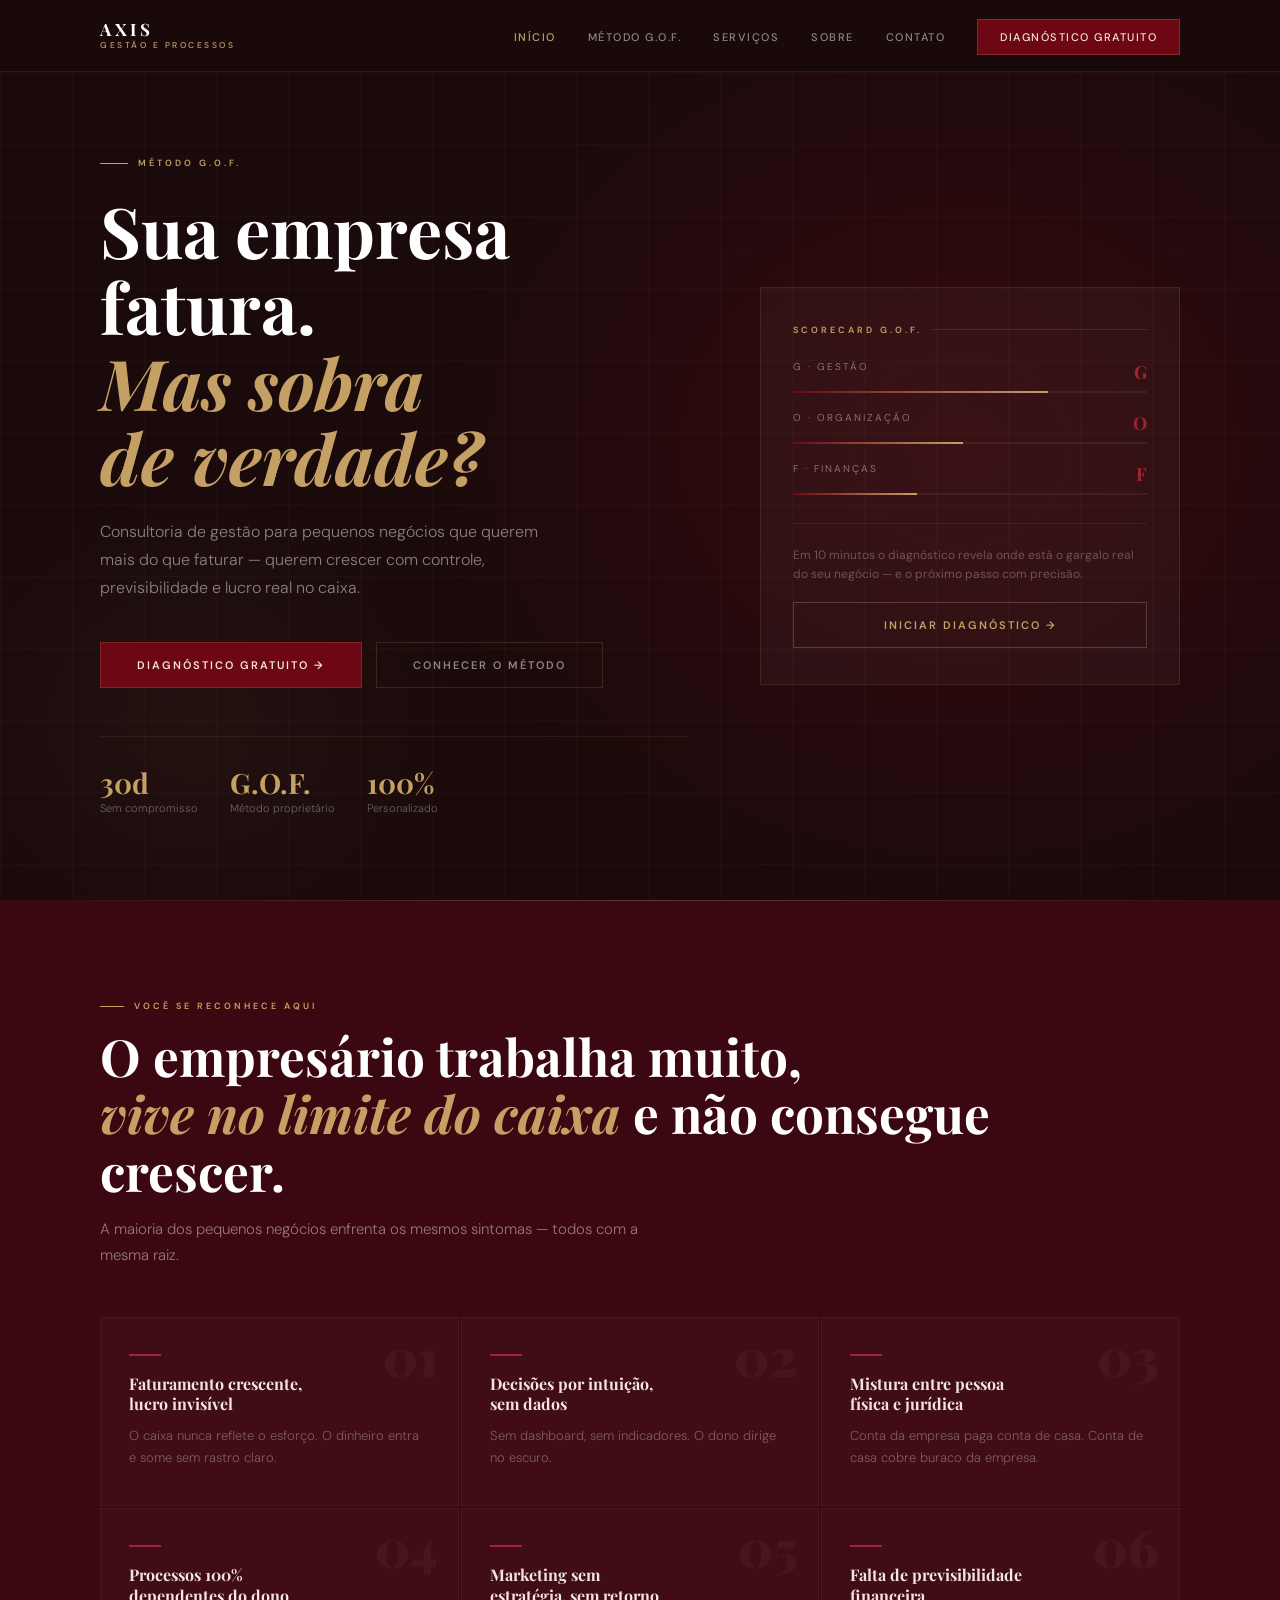
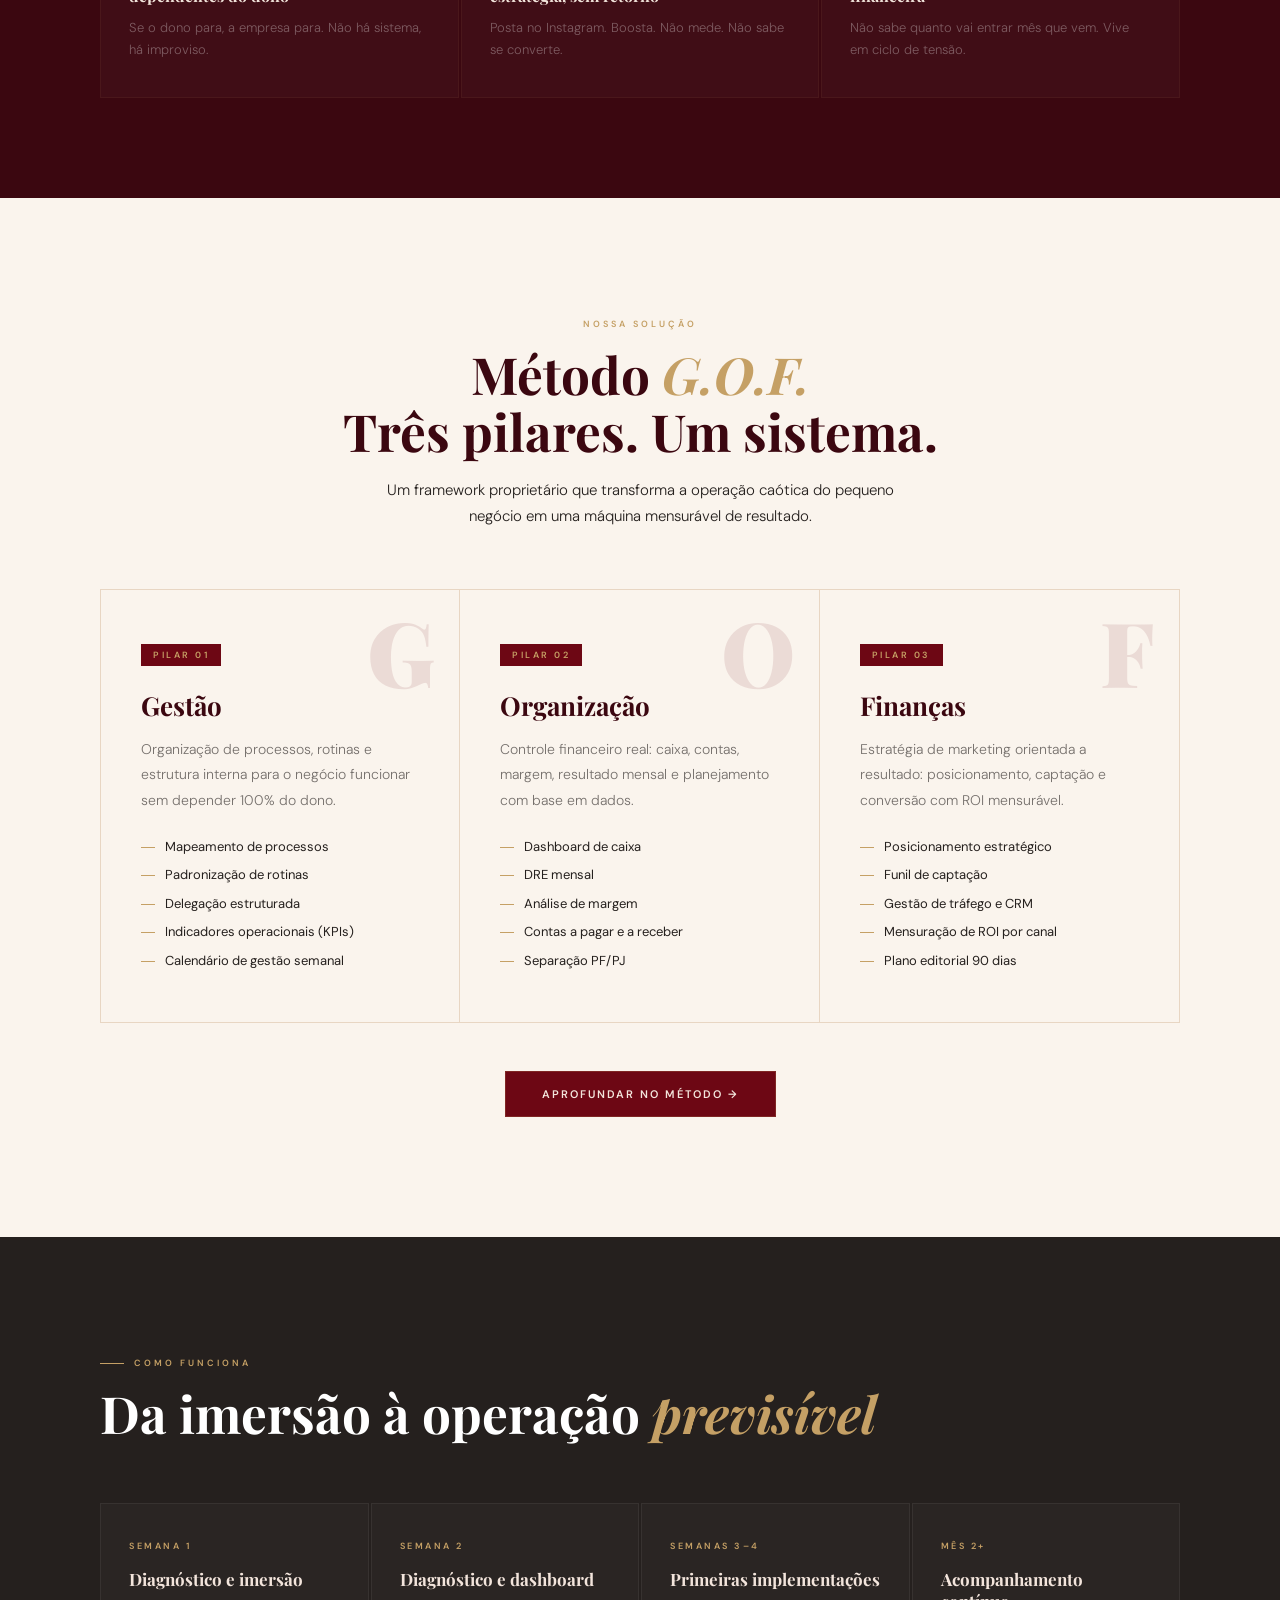
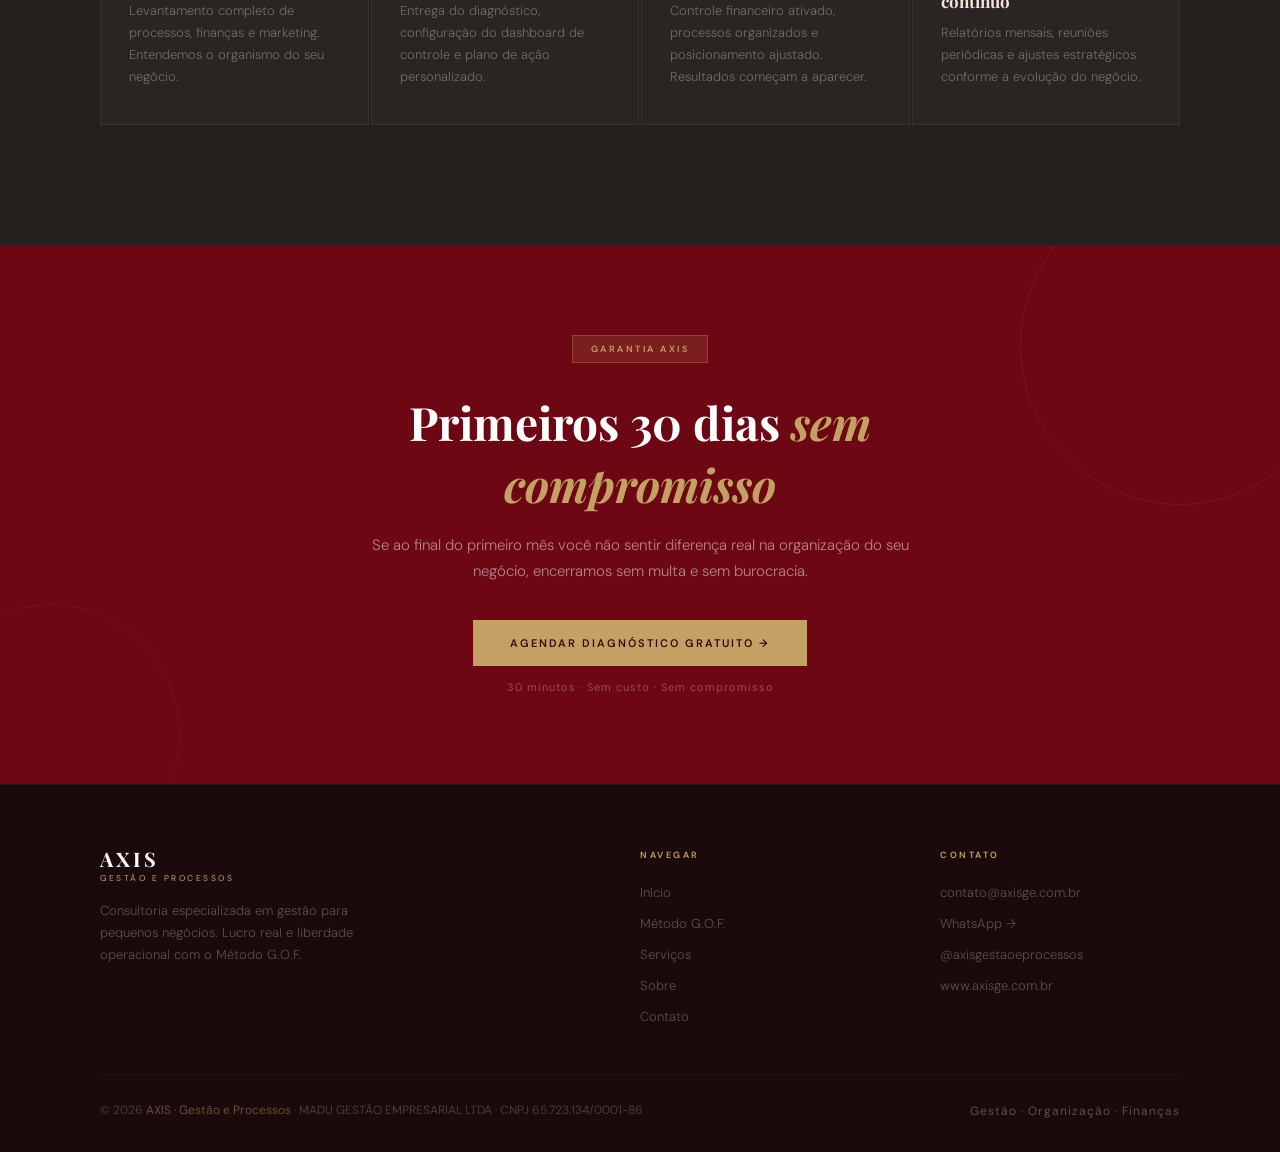
<file: index.html>
<!DOCTYPE html>
<html lang="pt-BR">
<head>
<meta charset="UTF-8">
<meta name="viewport" content="width=device-width, initial-scale=1.0">
<title>AXIS · Gestão e Processos — Lucro real para pequenos negócios</title>
<meta name="description" content="Consultoria de gestão para pequenos negócios. Método G.O.F.: Gestão, Organização e Finanças. Lucro real e liberdade operacional.">
<link rel="stylesheet" href="css/style.css">
<style>
/* ── HOME ESPECÍFICO ─────────────────────────────── */
.hero-inner {
  display: grid;
  grid-template-columns: 1fr 420px;
  gap: 72px;
  align-items: center;
  padding: 80px 0;
}
.hero-eyebrow {
  font-size: 9px; letter-spacing: 3px; text-transform: uppercase;
  color: var(--d); font-weight: 600; margin-bottom: 24px;
  display: flex; align-items: center; gap: 10px;
}
.hero-eyebrow::before { content:''; width:28px; height:1px; background:var(--d); }
.hero-h1 {
  font-family: var(--font-serif);
  font-size: clamp(40px,5.5vw,70px);
  font-weight: 700; line-height: 1.08;
  color: var(--wh); margin-bottom: 22px;
}
.hero-h1 em { font-style:italic; color:var(--d); }
.hero-sub {
  font-size: 16px; line-height: 1.75; color: rgba(255,255,255,.48);
  font-weight: 300; max-width: 460px; margin-bottom: 40px;
}
.hero-btns { display: flex; gap: 14px; align-items: center; flex-wrap: wrap; }
.hero-stats {
  display: flex; gap: 32px; margin-top: 48px; padding-top: 32px;
  border-top: 1px solid rgba(197,160,101,.1);
}
.stat-num {
  font-family: var(--font-serif); font-size: 28px; font-weight: 700;
  color: var(--d); line-height: 1;
}
.stat-label { font-size: 11px; color: rgba(255,255,255,.35); margin-top: 4px; font-weight: 300; }

/* Hero card */
.hero-card {
  background: rgba(255,255,255,.03);
  border: 1px solid rgba(197,160,101,.14);
  padding: 36px 32px;
}
.card-eyebrow {
  font-size: 9px; letter-spacing: 3px; text-transform: uppercase;
  color: var(--d); font-weight: 600; margin-bottom: 24px;
  display: flex; align-items: center; gap: 10px;
}
.card-eyebrow::after { content:''; flex:1; height:1px; background:rgba(197,160,101,.18); }
.pillar-bars { display: flex; flex-direction: column; gap: 18px; margin-bottom: 28px; }
.pb-header { display: flex; justify-content: space-between; margin-bottom: 7px; }
.pb-name { font-size: 10px; letter-spacing: 2px; text-transform: uppercase; color: rgba(255,255,255,.4); }
.pb-letter { font-family: var(--font-serif); font-size: 18px; font-weight: 700; color: var(--v2); }
.pb-track { height: 2px; background: rgba(255,255,255,.06); }
.bar-fill {
  height: 100%; background: linear-gradient(90deg,var(--v),var(--d));
  transform: scaleX(0); transform-origin: left;
  transition: transform 1.1s cubic-bezier(.16,1,.3,1);
}
.card-divider { height: 1px; background: rgba(197,160,101,.1); margin: 22px 0; }
.card-note { font-size: 12px; color: rgba(255,255,255,.28); line-height: 1.6; margin-bottom: 18px; }

/* Dores */
#dores { background: var(--pr); padding: 100px 0; position: relative; }
#dores::before {
  content:''; position:absolute; top:0; left:0; right:0; height:1px;
  background: linear-gradient(90deg,transparent,rgba(197,160,101,.3),transparent);
}
.dores-grid { display: grid; grid-template-columns: repeat(3,1fr); gap: 2px; }
.dor-card {
  background: rgba(255,255,255,.025); border: 1px solid rgba(197,160,101,.07);
  padding: 36px 28px; position: relative; transition: background .25s, border-color .25s;
}
.dor-card:hover { background: rgba(109,7,20,.3); border-color: rgba(197,160,101,.2); }
.dor-n {
  font-family: var(--font-serif); font-size: 52px; font-weight: 900;
  color: rgba(197,160,101,.06); position: absolute; top: 12px; right: 20px; line-height: 1;
}
.dor-bar { width: 32px; height: 2px; background: var(--v2); margin-bottom: 18px; }
.dor-title {
  font-family: var(--font-serif); font-size: 16px; font-weight: 700;
  color: var(--cr); margin-bottom: 10px; line-height: 1.3;
}
.dor-desc { font-size: 13px; color: rgba(255,255,255,.32); line-height: 1.7; font-weight: 300; }

/* Solução GOF */
#solucao { background: var(--bg); padding: 120px 0; }
.pilares { display: grid; grid-template-columns: repeat(3,1fr); border: 1px solid var(--ar); }
.pilar {
  padding: 52px 40px; border-right: 1px solid var(--ar);
  position: relative; transition: background .25s;
}
.pilar:last-child { border-right: none; }
.pilar:hover { background: var(--cr); }
.pilar-big-letter {
  font-family: var(--font-serif); font-size: 90px; font-weight: 900;
  color: var(--v); opacity: .1; position: absolute; top: 16px; right: 24px; line-height: 1;
}
.pilar-badge {
  display: inline-block; background: var(--v); color: var(--d);
  font-size: 9px; letter-spacing: 2.5px; text-transform: uppercase;
  padding: 5px 12px; font-weight: 600; margin-bottom: 22px;
}
.pilar-name {
  font-family: var(--font-serif); font-size: 26px; font-weight: 700;
  color: var(--pr); margin-bottom: 14px;
}
.pilar-desc { font-size: 14px; color: var(--gr); opacity: .62; line-height: 1.8; margin-bottom: 24px; font-weight: 300; }
.pilar-list { list-style: none; display: flex; flex-direction: column; gap: 9px; }
.pilar-list li {
  font-size: 13px; color: var(--gr); display: flex; align-items: flex-start; gap: 10px; line-height: 1.5;
}
.pilar-list li::before { content:''; width:14px; height:1px; background:var(--d); margin-top:10px; flex-shrink:0; }

/* Como funciona */
#como { background: var(--gr); padding: 120px 0; }
.como-grid { display: grid; grid-template-columns: repeat(4,1fr); gap: 2px; margin-top: 60px; }
.como-step {
  background: rgba(255,255,255,.025); border: 1px solid rgba(255,255,255,.06);
  padding: 36px 28px; transition: border-color .25s;
}
.como-step:hover { border-color: rgba(197,160,101,.2); }
.como-week {
  font-size: 9px; letter-spacing: 2.5px; text-transform: uppercase;
  color: var(--d); font-weight: 600; margin-bottom: 16px;
}
.como-title {
  font-family: var(--font-serif); font-size: 17px; font-weight: 700;
  color: var(--cr); margin-bottom: 10px;
}
.como-desc { font-size: 13px; color: rgba(255,255,255,.32); line-height: 1.7; font-weight: 300; }

/* Garantia CTA */
#garantia {
  background: var(--v); padding: 90px 0;
  position: relative; overflow: hidden; text-align: center;
}
#garantia::before {
  content:''; position:absolute; top:-60px; right:-60px;
  width:320px; height:320px; border:1px solid rgba(197,160,101,.1); border-radius:50%;
}
#garantia::after {
  content:''; position:absolute; bottom:-80px; left:-80px;
  width:260px; height:260px; border:1px solid rgba(197,160,101,.07); border-radius:50%;
}
.garantia-inner { position:relative; z-index:2; max-width:620px; margin:0 auto; padding:0 32px; }
.garantia-badge {
  display: inline-block; background: rgba(197,160,101,.15);
  border: 1px solid rgba(197,160,101,.3); color: var(--d);
  font-size: 9px; letter-spacing: 2.5px; text-transform: uppercase;
  padding: 7px 18px; font-weight: 600; margin-bottom: 28px;
}
.garantia-title {
  font-family: var(--font-serif); font-size: clamp(28px,4vw,46px);
  font-weight: 700; color: var(--wh); margin-bottom: 18px;
}
.garantia-title em { font-style:italic; color:var(--d); }
.garantia-sub { font-size: 15px; color: rgba(255,255,255,.5); line-height: 1.7; margin-bottom: 36px; font-weight:300; }
.garantia-note { font-size: 11px; color: rgba(255,255,255,.28); letter-spacing: 1px; margin-top: 14px; }

/* RESPONSIVE HOME */
@media (max-width:1024px) {
  .hero-inner { grid-template-columns:1fr; }
  .hero-card { display:none; }
  .dores-grid { grid-template-columns:1fr 1fr; }
  .pilares { grid-template-columns:1fr; }
  .pilar { border-right:none; border-bottom:1px solid var(--ar); }
  .como-grid { grid-template-columns:1fr 1fr; }
}
@media (max-width:640px) {
  .hero-inner { padding: 48px 0; }
  .dores-grid, .como-grid { grid-template-columns:1fr; }
  .hero-btns { flex-direction:column; align-items:flex-start; }
}
</style>
</head>
<body>

<!-- NAV -->
<nav class="nav" id="nav">
  <div class="nav-inner">
    <a href="index.html" class="nav-logo">
      <span class="nav-logo-name">AXIS</span>
      <span class="nav-logo-sub">Gestão e Processos</span>
    </a>
    <ul class="nav-links">
      <li><a href="index.html" class="active">Início</a></li>
      <li><a href="pages/metodo.html">Método G.O.F.</a></li>
      <li><a href="pages/servicos.html">Serviços</a></li>
      <li><a href="pages/sobre.html">Sobre</a></li>
      <li><a href="pages/contato.html">Contato</a></li>
      <li><a href="pages/contato.html" class="nav-cta">Diagnóstico Gratuito</a></li>
    </ul>
    <button class="nav-burger" aria-label="Menu">
      <span></span><span></span><span></span>
    </button>
  </div>
</nav>
<div class="nav-mobile" id="nav-mobile">
  <a href="index.html">Início</a>
  <a href="pages/metodo.html">Método G.O.F.</a>
  <a href="pages/servicos.html">Serviços</a>
  <a href="pages/sobre.html">Sobre</a>
  <a href="pages/contato.html">Contato</a>
  <a href="pages/contato.html">Diagnóstico Gratuito</a>
</div>

<!-- HERO -->
<section class="hero">
  <div class="hero-overlay"></div>
  <div class="hero-grid-bg"></div>
  <div class="hero-content">
    <div class="container">
      <div class="hero-inner">
        <div>
          <div class="hero-eyebrow">Método G.O.F.</div>
          <h1 class="hero-h1">Sua empresa fatura.<br><em>Mas sobra<br>de verdade?</em></h1>
          <p class="hero-sub">Consultoria de gestão para pequenos negócios que querem mais do que faturar — querem crescer com controle, previsibilidade e lucro real no caixa.</p>
          <div class="hero-btns">
            <a href="pages/contato.html" class="btn btn-primary">Diagnóstico Gratuito →</a>
            <a href="pages/metodo.html" class="btn btn-ghost">Conhecer o Método</a>
          </div>
          <div class="hero-stats">
            <div><div class="stat-num">30d</div><div class="stat-label">Sem compromisso</div></div>
            <div><div class="stat-num">G.O.F.</div><div class="stat-label">Método proprietário</div></div>
            <div><div class="stat-num">100%</div><div class="stat-label">Personalizado</div></div>
          </div>
        </div>
        <div class="hero-card">
          <div class="card-eyebrow">Scorecard G.O.F.</div>
          <div class="pillar-bars">
            <div>
              <div class="pb-header"><span class="pb-name">G · Gestão</span><span class="pb-letter">G</span></div>
              <div class="pb-track"><div class="bar-fill" style="width:72%"></div></div>
            </div>
            <div>
              <div class="pb-header"><span class="pb-name">O · Organização</span><span class="pb-letter">O</span></div>
              <div class="pb-track"><div class="bar-fill" style="width:48%"></div></div>
            </div>
            <div>
              <div class="pb-header"><span class="pb-name">F · Finanças</span><span class="pb-letter">F</span></div>
              <div class="pb-track"><div class="bar-fill" style="width:35%"></div></div>
            </div>
          </div>
          <div class="card-divider"></div>
          <p class="card-note">Em 10 minutos o diagnóstico revela onde está o gargalo real do seu negócio — e o próximo passo com precisão.</p>
          <a href="pages/contato.html" class="btn btn-outline-dark" style="width:100%;justify-content:center;">Iniciar diagnóstico →</a>
        </div>
      </div>
    </div>
  </div>
</section>

<!-- DORES -->
<section id="dores">
  <div class="container">
    <div class="eyebrow reveal">Você se reconhece aqui</div>
    <h2 class="section-title light reveal delay-1">O empresário trabalha muito,<br><em>vive no limite do caixa</em> e não consegue crescer.</h2>
    <p class="section-sub light reveal delay-2">A maioria dos pequenos negócios enfrenta os mesmos sintomas — todos com a mesma raiz.</p>
    <div class="dores-grid">
      <div class="dor-card reveal"><span class="dor-n">01</span><div class="dor-bar"></div><div class="dor-title">Faturamento crescente,<br>lucro invisível</div><p class="dor-desc">O caixa nunca reflete o esforço. O dinheiro entra e some sem rastro claro.</p></div>
      <div class="dor-card reveal delay-1"><span class="dor-n">02</span><div class="dor-bar"></div><div class="dor-title">Decisões por intuição,<br>sem dados</div><p class="dor-desc">Sem dashboard, sem indicadores. O dono dirige no escuro.</p></div>
      <div class="dor-card reveal delay-2"><span class="dor-n">03</span><div class="dor-bar"></div><div class="dor-title">Mistura entre pessoa<br>física e jurídica</div><p class="dor-desc">Conta da empresa paga conta de casa. Conta de casa cobre buraco da empresa.</p></div>
      <div class="dor-card reveal"><span class="dor-n">04</span><div class="dor-bar"></div><div class="dor-title">Processos 100%<br>dependentes do dono</div><p class="dor-desc">Se o dono para, a empresa para. Não há sistema, há improviso.</p></div>
      <div class="dor-card reveal delay-1"><span class="dor-n">05</span><div class="dor-bar"></div><div class="dor-title">Marketing sem<br>estratégia, sem retorno</div><p class="dor-desc">Posta no Instagram. Boosta. Não mede. Não sabe se converte.</p></div>
      <div class="dor-card reveal delay-2"><span class="dor-n">06</span><div class="dor-bar"></div><div class="dor-title">Falta de previsibilidade<br>financeira</div><p class="dor-desc">Não sabe quanto vai entrar mês que vem. Vive em ciclo de tensão.</p></div>
    </div>
  </div>
</section>

<!-- SOLUÇÃO GOF -->
<section id="solucao">
  <div class="container">
    <div style="text-align:center;margin-bottom:60px;">
      <div class="eyebrow no-line reveal" style="justify-content:center;">Nossa Solução</div>
      <h2 class="section-title dark reveal delay-1">Método <em>G.O.F.</em><br>Três pilares. Um sistema.</h2>
      <p class="section-sub dark reveal delay-2" style="margin:0 auto 0;">Um framework proprietário que transforma a operação caótica do pequeno negócio em uma máquina mensurável de resultado.</p>
    </div>
    <div class="pilares">
      <div class="pilar reveal">
        <div class="pilar-big-letter">G</div>
        <div class="pilar-badge">Pilar 01</div>
        <div class="pilar-name">Gestão</div>
        <p class="pilar-desc">Organização de processos, rotinas e estrutura interna para o negócio funcionar sem depender 100% do dono.</p>
        <ul class="pilar-list"><li>Mapeamento de processos</li><li>Padronização de rotinas</li><li>Delegação estruturada</li><li>Indicadores operacionais (KPIs)</li><li>Calendário de gestão semanal</li></ul>
      </div>
      <div class="pilar reveal delay-1">
        <div class="pilar-big-letter">O</div>
        <div class="pilar-badge">Pilar 02</div>
        <div class="pilar-name">Organização</div>
        <p class="pilar-desc">Controle financeiro real: caixa, contas, margem, resultado mensal e planejamento com base em dados.</p>
        <ul class="pilar-list"><li>Dashboard de caixa</li><li>DRE mensal</li><li>Análise de margem</li><li>Contas a pagar e a receber</li><li>Separação PF/PJ</li></ul>
      </div>
      <div class="pilar reveal delay-2">
        <div class="pilar-big-letter">F</div>
        <div class="pilar-badge">Pilar 03</div>
        <div class="pilar-name">Finanças</div>
        <p class="pilar-desc">Estratégia de marketing orientada a resultado: posicionamento, captação e conversão com ROI mensurável.</p>
        <ul class="pilar-list"><li>Posicionamento estratégico</li><li>Funil de captação</li><li>Gestão de tráfego e CRM</li><li>Mensuração de ROI por canal</li><li>Plano editorial 90 dias</li></ul>
      </div>
    </div>
    <div style="text-align:center;margin-top:48px;">
      <a href="pages/metodo.html" class="btn btn-primary">Aprofundar no método →</a>
    </div>
  </div>
</section>

<!-- COMO FUNCIONA -->
<section id="como">
  <div class="container">
    <div class="eyebrow reveal" style="color:var(--d)">Como Funciona</div>
    <h2 class="section-title light reveal delay-1">Da imersão à operação <em>previsível</em></h2>
    <div class="como-grid">
      <div class="como-step reveal"><div class="como-week">Semana 1</div><div class="como-title">Diagnóstico e imersão</div><p class="como-desc">Levantamento completo de processos, finanças e marketing. Entendemos o organismo do seu negócio.</p></div>
      <div class="como-step reveal delay-1"><div class="como-week">Semana 2</div><div class="como-title">Diagnóstico e dashboard</div><p class="como-desc">Entrega do diagnóstico, configuração do dashboard de controle e plano de ação personalizado.</p></div>
      <div class="como-step reveal delay-2"><div class="como-week">Semanas 3–4</div><div class="como-title">Primeiras implementações</div><p class="como-desc">Controle financeiro ativado, processos organizados e posicionamento ajustado. Resultados começam a aparecer.</p></div>
      <div class="como-step reveal delay-3"><div class="como-week">Mês 2+</div><div class="como-title">Acompanhamento contínuo</div><p class="como-desc">Relatórios mensais, reuniões periódicas e ajustes estratégicos conforme a evolução do negócio.</p></div>
    </div>
  </div>
</section>

<!-- GARANTIA -->
<section id="garantia">
  <div class="garantia-inner">
    <div class="garantia-badge">Garantia AXIS</div>
    <h2 class="garantia-title">Primeiros 30 dias <em>sem compromisso</em></h2>
    <p class="garantia-sub">Se ao final do primeiro mês você não sentir diferença real na organização do seu negócio, encerramos sem multa e sem burocracia.</p>
    <a href="pages/contato.html" class="btn btn-gold">Agendar Diagnóstico Gratuito →</a>
    <div class="garantia-note">30 minutos · Sem custo · Sem compromisso</div>
  </div>
</section>

<!-- FOOTER -->
<footer class="footer">
  <div class="container">
    <div class="footer-grid">
      <div>
        <div class="footer-brand-name">AXIS</div>
        <div class="footer-brand-sub">Gestão e Processos</div>
        <p class="footer-desc">Consultoria especializada em gestão para pequenos negócios. Lucro real e liberdade operacional com o Método G.O.F.</p>
      </div>
      <div>
        <div class="footer-col-title">Navegar</div>
        <ul class="footer-links">
          <li><a href="index.html">Início</a></li>
          <li><a href="pages/metodo.html">Método G.O.F.</a></li>
          <li><a href="pages/servicos.html">Serviços</a></li>
          <li><a href="pages/sobre.html">Sobre</a></li>
          <li><a href="pages/contato.html">Contato</a></li>
        </ul>
      </div>
      <div>
        <div class="footer-col-title">Contato</div>
        <ul class="footer-links">
          <li><a href="mailto:contato@axisge.com.br">contato@axisge.com.br</a></li>
          <li><a href="https://wa.me/5527998845482" target="_blank">WhatsApp →</a></li>
          <li><a href="https://instagram.com/axisgestaoeprocessos" target="_blank">@axisgestaoeprocessos</a></li>
          <li><a href="https://www.axisge.com.br">www.axisge.com.br</a></li>
        </ul>
      </div>
    </div>
    <div class="footer-divider"></div>
    <div class="footer-bottom">
      <div class="footer-copy">© 2026 <span>AXIS · Gestão e Processos</span> · MADU GESTÃO EMPRESARIAL LTDA · CNPJ 65.723.134/0001-86</div>
      <div class="footer-ig"><a href="https://instagram.com/axisgestaoeprocessos" target="_blank">Gestão · Organização · Finanças</a></div>
    </div>
  </div>
</footer>

<script src="js/main.js"></script>
</body>
</html>
</file>
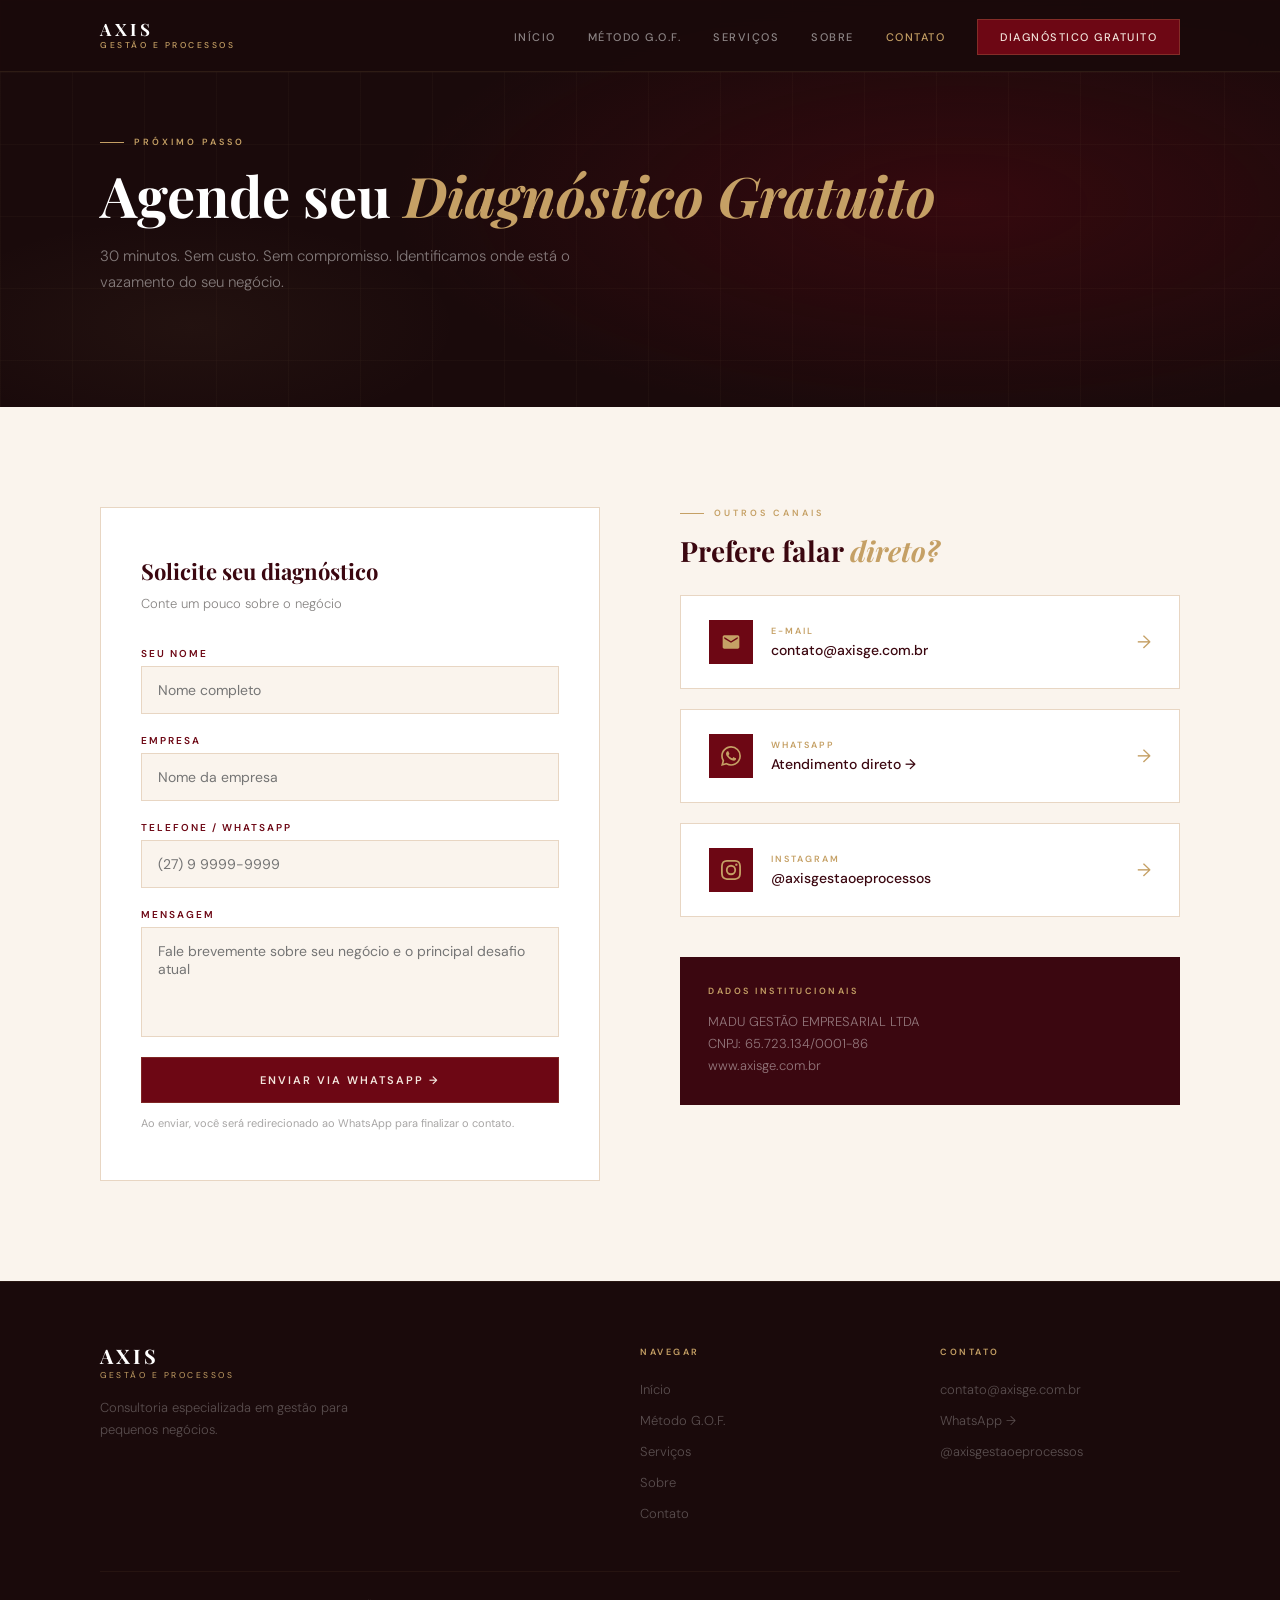
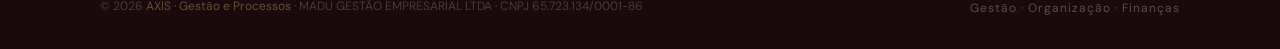
<file: pages/contato.html>
<!DOCTYPE html>
<html lang="pt-BR">
<head>
<meta charset="UTF-8"><meta name="viewport" content="width=device-width, initial-scale=1.0">
<title>Contato · AXIS Gestão e Processos</title>
<meta name="description" content="Agende seu diagnóstico gratuito com a AXIS Gestão e Processos. 30 minutos. Sem custo. Sem compromisso.">
<link rel="stylesheet" href="../css/style.css">
<style>
.page-hero{min-height:44vh;display:flex;align-items:center;padding-top:var(--nav-h);background:var(--dk);position:relative;overflow:hidden;}
.page-hero-inner{position:relative;z-index:2;padding:64px 0;}
#contato-main{background:var(--bg);padding:100px 0;}
.contato-grid{display:grid;grid-template-columns:1fr 1fr;gap:80px;align-items:start;}
.form-card{background:var(--wh);border:1px solid var(--ar);padding:48px 40px;}
.form-title{font-family:var(--font-serif);font-size:22px;font-weight:700;color:var(--pr);margin-bottom:8px;}
.form-sub{font-size:13px;color:var(--gr);opacity:.55;margin-bottom:32px;line-height:1.6;font-weight:300;}
.form-group{display:flex;flex-direction:column;gap:6px;margin-bottom:20px;}
.form-group label{font-size:10px;letter-spacing:2px;text-transform:uppercase;color:var(--v);font-weight:600;}
.form-group input,.form-group textarea{
  background:var(--bg);border:1px solid var(--ar);padding:14px 16px;
  font-family:var(--font-sans);font-size:14px;color:var(--gr);
  outline:none;transition:border-color .2s;resize:none;
}
.form-group input:focus,.form-group textarea:focus{border-color:var(--v2);}
.form-group textarea{min-height:110px;}
.form-note{font-size:11px;color:var(--gr);opacity:.4;margin-top:12px;line-height:1.5;}
.canais{display:flex;flex-direction:column;gap:20px;margin-bottom:40px;}
.canal{background:var(--wh);border:1px solid var(--ar);padding:24px 28px;display:flex;align-items:center;gap:18px;text-decoration:none;transition:border-color .2s,box-shadow .2s;}
.canal:hover{border-color:var(--v2);box-shadow:0 4px 20px rgba(109,7,20,.07);}
.canal-icon{width:44px;height:44px;background:var(--v);display:flex;align-items:center;justify-content:center;flex-shrink:0;}
.canal-icon svg{width:20px;height:20px;fill:var(--d);}
.canal-label{font-size:9px;letter-spacing:2px;text-transform:uppercase;color:var(--d);font-weight:600;margin-bottom:4px;}
.canal-value{font-size:14px;color:var(--pr);font-weight:500;}
.canal-arrow{margin-left:auto;color:var(--d);font-size:18px;}
.info-block{background:var(--pr);padding:28px;margin-top:20px;}
.info-title{font-size:9px;letter-spacing:2.5px;text-transform:uppercase;color:var(--d);font-weight:600;margin-bottom:14px;}
.info-line{font-size:13px;color:rgba(255,255,255,.45);line-height:1.7;font-weight:300;}
@media(max-width:768px){.contato-grid{grid-template-columns:1fr;}.form-card{padding:32px 24px;}}
</style>
</head>
<body>
<nav class="nav" id="nav">
  <div class="nav-inner">
    <a href="../index.html" class="nav-logo"><span class="nav-logo-name">AXIS</span><span class="nav-logo-sub">Gestão e Processos</span></a>
    <ul class="nav-links">
      <li><a href="../index.html">Início</a></li>
      <li><a href="metodo.html">Método G.O.F.</a></li>
      <li><a href="servicos.html">Serviços</a></li>
      <li><a href="sobre.html">Sobre</a></li>
      <li><a href="contato.html" class="active">Contato</a></li>
      <li><a href="contato.html" class="nav-cta">Diagnóstico Gratuito</a></li>
    </ul>
    <button class="nav-burger" aria-label="Menu"><span></span><span></span><span></span></button>
  </div>
</nav>
<div class="nav-mobile" id="nav-mobile">
  <a href="../index.html">Início</a><a href="metodo.html">Método G.O.F.</a><a href="servicos.html">Serviços</a><a href="sobre.html">Sobre</a><a href="contato.html">Contato</a><a href="contato.html">Diagnóstico Gratuito</a>
</div>

<section class="page-hero">
  <div class="hero-overlay"></div><div class="hero-grid-bg"></div>
  <div class="hero-content"><div class="container"><div class="page-hero-inner">
    <div class="eyebrow reveal">Próximo Passo</div>
    <h1 class="section-title light reveal delay-1" style="font-size:clamp(34px,5vw,56px);">Agende seu <em>Diagnóstico Gratuito</em></h1>
    <p class="section-sub light reveal delay-2">30 minutos. Sem custo. Sem compromisso. Identificamos onde está o vazamento do seu negócio.</p>
  </div></div></div>
</section>

<section id="contato-main">
  <div class="container">
    <div class="contato-grid">

      <!-- FORMULÁRIO -->
      <div class="form-card reveal">
        <div class="form-title">Solicite seu diagnóstico</div>
        <p class="form-sub">Conte um pouco sobre o negócio</p>
        <form id="form-contato" novalidate>
          <div class="form-group">
            <label for="nome">Seu nome</label>
            <input type="text" id="nome" name="nome" placeholder="Nome completo" required>
          </div>
          <div class="form-group">
            <label for="empresa">Empresa</label>
            <input type="text" id="empresa" name="empresa" placeholder="Nome da empresa" required>
          </div>
          <div class="form-group">
            <label for="tel">Telefone / WhatsApp</label>
            <input type="tel" id="tel" name="tel" placeholder="(27) 9 9999-9999" required>
          </div>
          <div class="form-group">
            <label for="msg">Mensagem</label>
            <textarea id="msg" name="msg" placeholder="Fale brevemente sobre seu negócio e o principal desafio atual"></textarea>
          </div>
          <button type="submit" class="btn btn-primary" style="width:100%;justify-content:center;">
            Enviar via WhatsApp →
          </button>
          <p class="form-note">Ao enviar, você será redirecionado ao WhatsApp para finalizar o contato.</p>
        </form>
      </div>

      <!-- CANAIS -->
      <div class="reveal delay-1">
        <div class="eyebrow">Outros canais</div>
        <h2 class="section-title dark" style="font-size:28px;margin-bottom:28px;">Prefere falar <em>direto?</em></h2>

        <div class="canais">
          <a href="mailto:contato@axisge.com.br" class="canal">
            <div class="canal-icon">
              <svg viewBox="0 0 24 24"><path d="M20 4H4c-1.1 0-2 .9-2 2v12c0 1.1.9 2 2 2h16c1.1 0 2-.9 2-2V6c0-1.1-.9-2-2-2zm0 4l-8 5-8-5V6l8 5 8-5v2z"/></svg>
            </div>
            <div>
              <div class="canal-label">E-mail</div>
              <div class="canal-value">contato@axisge.com.br</div>
            </div>
            <div class="canal-arrow">→</div>
          </a>

          <a href="https://wa.me/5527998845482?text=Olá!%20Vim%20pelo%20site%20da%20AXIS%20e%20gostaria%20de%20saber%20mais%20sobre%20o%20diagnóstico%20gratuito." target="_blank" class="canal">
            <div class="canal-icon">
              <svg viewBox="0 0 24 24"><path d="M17.472 14.382c-.297-.149-1.758-.867-2.03-.967-.273-.099-.471-.148-.67.15-.197.297-.767.966-.94 1.164-.173.199-.347.223-.644.075-.297-.15-1.255-.463-2.39-1.475-.883-.788-1.48-1.761-1.653-2.059-.173-.297-.018-.458.13-.606.134-.133.298-.347.446-.52.149-.174.198-.298.298-.497.099-.198.05-.371-.025-.52-.075-.149-.669-1.612-.916-2.207-.242-.579-.487-.5-.669-.51-.173-.008-.371-.01-.57-.01-.198 0-.52.074-.792.372-.272.297-1.04 1.016-1.04 2.479 0 1.462 1.065 2.875 1.213 3.074.149.198 2.096 3.2 5.077 4.487.709.306 1.262.489 1.694.625.712.227 1.36.195 1.871.118.571-.085 1.758-.719 2.006-1.413.248-.694.248-1.289.173-1.413-.074-.124-.272-.198-.57-.347m-5.421 7.403h-.004a9.87 9.87 0 01-5.031-1.378l-.361-.214-3.741.982.998-3.648-.235-.374a9.86 9.86 0 01-1.51-5.26c.001-5.45 4.436-9.884 9.888-9.884 2.64 0 5.122 1.03 6.988 2.898a9.825 9.825 0 012.893 6.994c-.003 5.45-4.437 9.884-9.885 9.884m8.413-18.297A11.815 11.815 0 0012.05 0C5.495 0 .16 5.335.157 11.892c0 2.096.547 4.142 1.588 5.945L.057 24l6.305-1.654a11.882 11.882 0 005.683 1.448h.005c6.554 0 11.89-5.335 11.893-11.893a11.821 11.821 0 00-3.48-8.413z"/></svg>
            </div>
            <div>
              <div class="canal-label">WhatsApp</div>
              <div class="canal-value">Atendimento direto →</div>
            </div>
            <div class="canal-arrow">→</div>
          </a>

          <a href="https://instagram.com/axisgestaoeprocessos" target="_blank" class="canal">
            <div class="canal-icon">
              <svg viewBox="0 0 24 24"><path d="M12 2.163c3.204 0 3.584.012 4.85.07 3.252.148 4.771 1.691 4.919 4.919.058 1.265.069 1.645.069 4.849 0 3.205-.012 3.584-.069 4.849-.149 3.225-1.664 4.771-4.919 4.919-1.266.058-1.644.07-4.85.07-3.204 0-3.584-.012-4.849-.07-3.26-.149-4.771-1.699-4.919-4.92-.058-1.265-.07-1.644-.07-4.849 0-3.204.013-3.583.07-4.849.149-3.227 1.664-4.771 4.919-4.919 1.266-.057 1.645-.069 4.849-.069zM12 0C8.741 0 8.333.014 7.053.072 2.695.272.273 2.69.073 7.052.014 8.333 0 8.741 0 12c0 3.259.014 3.668.072 4.948.2 4.358 2.618 6.78 6.98 6.98C8.333 23.986 8.741 24 12 24c3.259 0 3.668-.014 4.948-.072 4.354-.2 6.782-2.618 6.979-6.98.059-1.28.073-1.689.073-4.948 0-3.259-.014-3.667-.072-4.947-.196-4.354-2.617-6.78-6.979-6.98C15.668.014 15.259 0 12 0zm0 5.838a6.162 6.162 0 100 12.324 6.162 6.162 0 000-12.324zM12 16a4 4 0 110-8 4 4 0 010 8zm6.406-11.845a1.44 1.44 0 100 2.881 1.44 1.44 0 000-2.881z"/></svg>
            </div>
            <div>
              <div class="canal-label">Instagram</div>
              <div class="canal-value">@axisgestaoeprocessos</div>
            </div>
            <div class="canal-arrow">→</div>
          </a>
        </div>

        <div class="info-block">
          <div class="info-title">Dados Institucionais</div>
          <div class="info-line">MADU GESTÃO EMPRESARIAL LTDA<br>CNPJ: 65.723.134/0001-86<br>www.axisge.com.br</div>
        </div>
      </div>
    </div>
  </div>
</section>

<footer class="footer"><div class="container">
  <div class="footer-grid">
    <div><div class="footer-brand-name">AXIS</div><div class="footer-brand-sub">Gestão e Processos</div><p class="footer-desc">Consultoria especializada em gestão para pequenos negócios.</p></div>
    <div><div class="footer-col-title">Navegar</div><ul class="footer-links"><li><a href="../index.html">Início</a></li><li><a href="metodo.html">Método G.O.F.</a></li><li><a href="servicos.html">Serviços</a></li><li><a href="sobre.html">Sobre</a></li><li><a href="contato.html">Contato</a></li></ul></div>
    <div><div class="footer-col-title">Contato</div><ul class="footer-links"><li><a href="mailto:contato@axisge.com.br">contato@axisge.com.br</a></li><li><a href="https://wa.me/5527998845482" target="_blank">WhatsApp →</a></li><li><a href="https://instagram.com/axisgestaoeprocessos" target="_blank">@axisgestaoeprocessos</a></li></ul></div>
  </div>
  <div class="footer-divider"></div>
  <div class="footer-bottom"><div class="footer-copy">© 2026 <span>AXIS · Gestão e Processos</span> · MADU GESTÃO EMPRESARIAL LTDA · CNPJ 65.723.134/0001-86</div><div class="footer-ig"><a href="https://instagram.com/axisgestaoeprocessos" target="_blank">Gestão · Organização · Finanças</a></div></div>
</div></footer>
<script src="../js/main.js"></script>
</body></html>
</file>
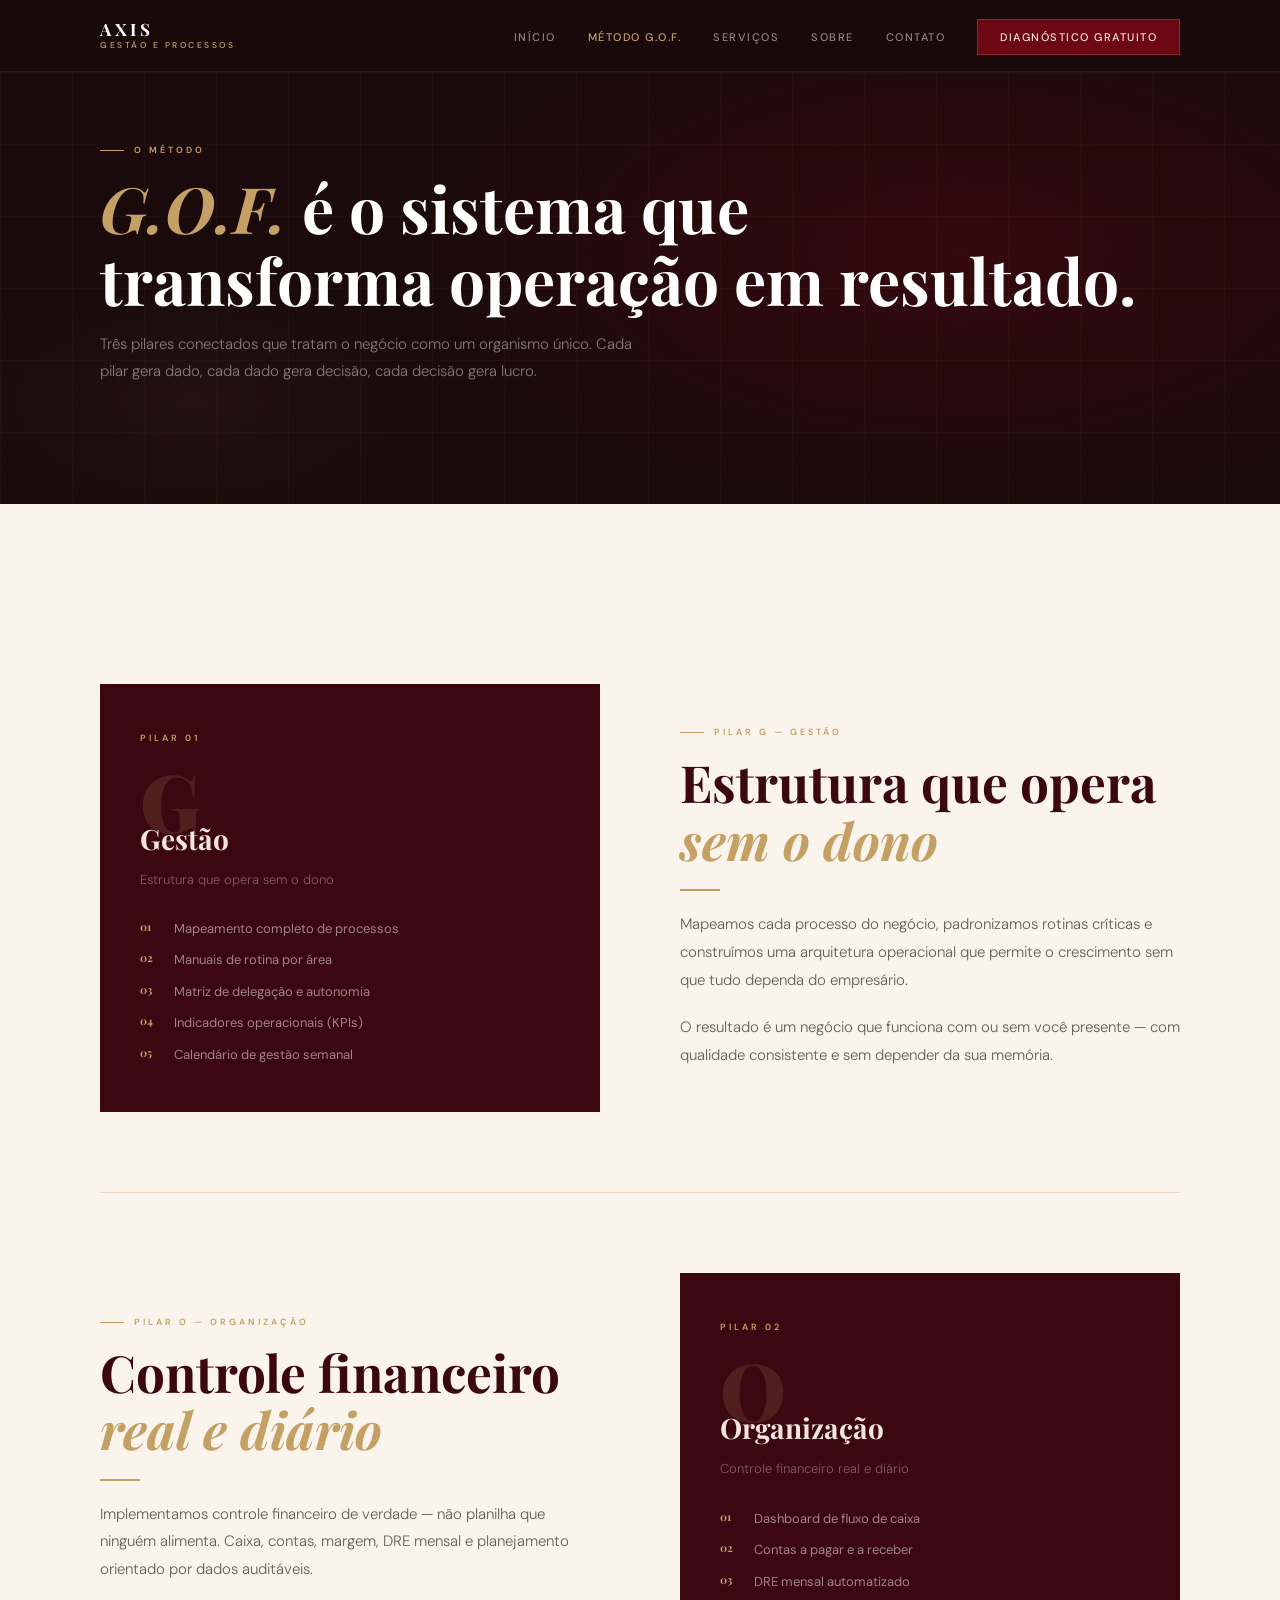
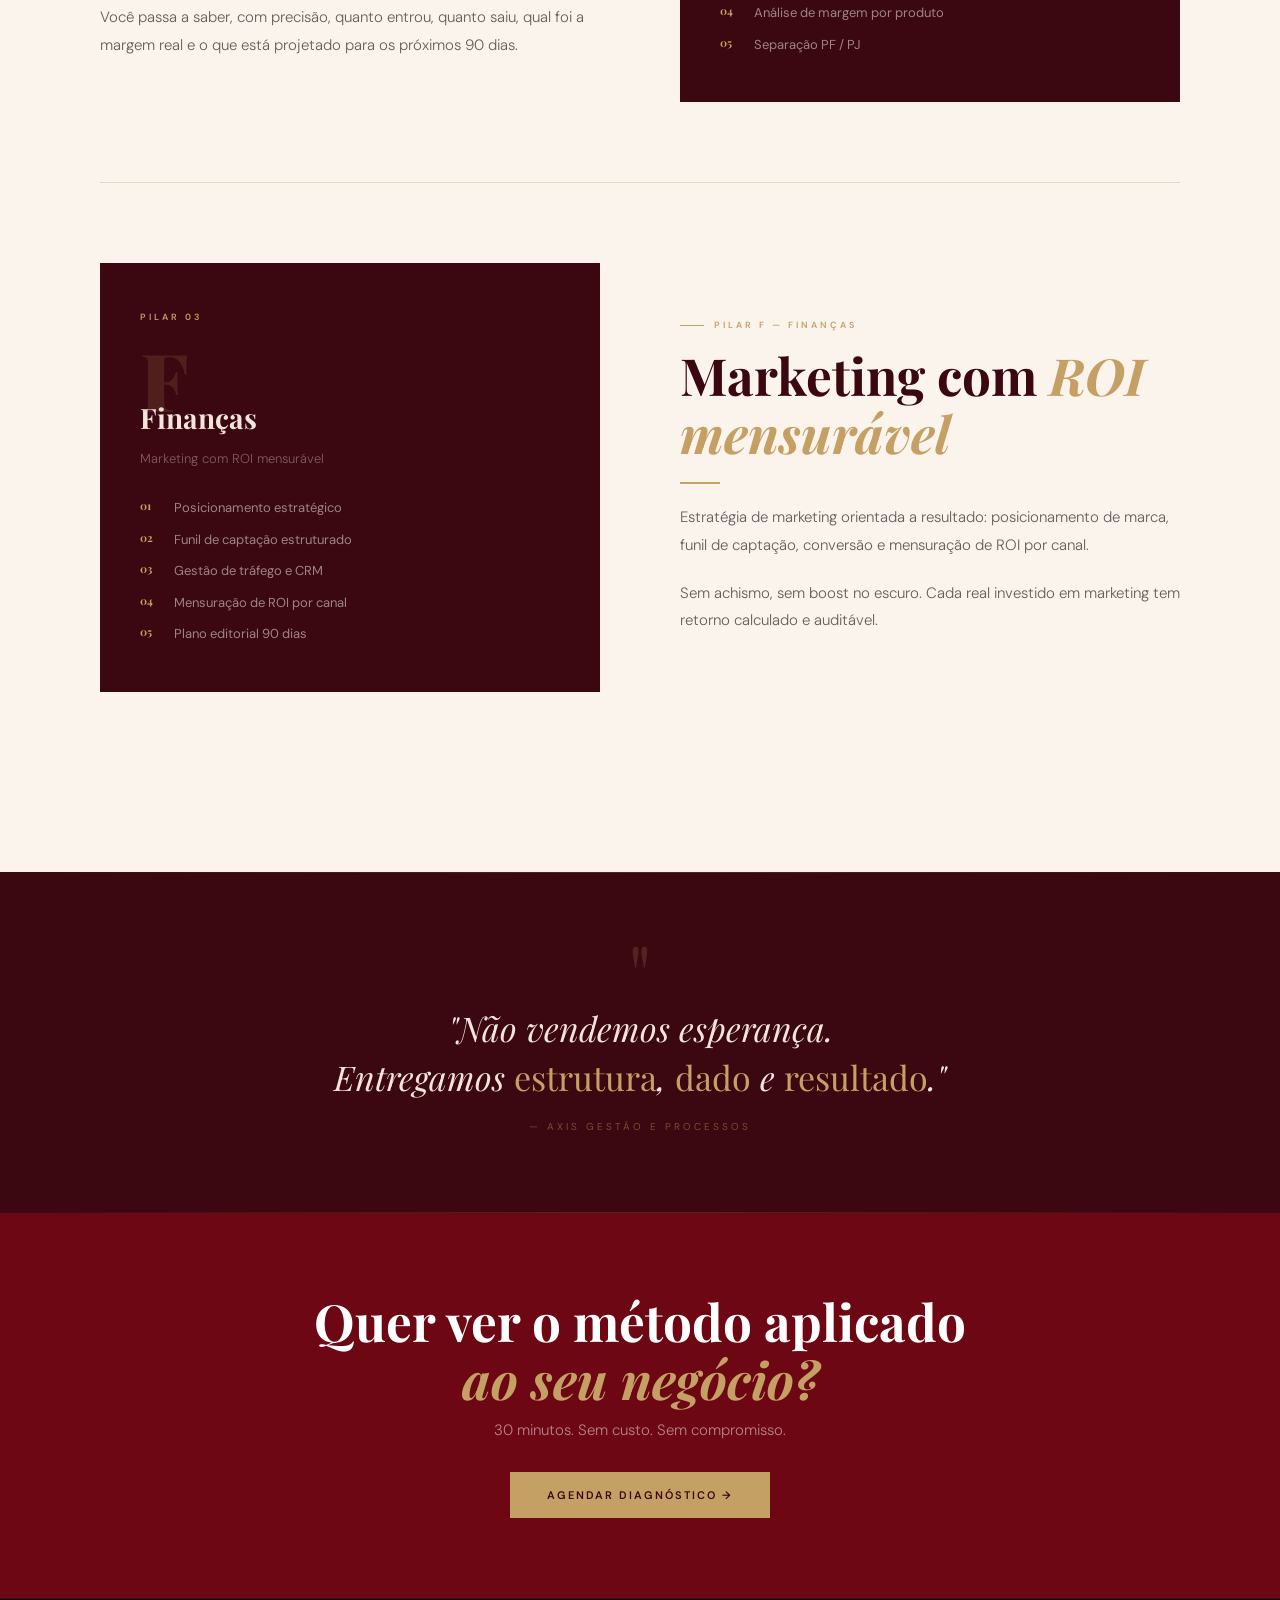
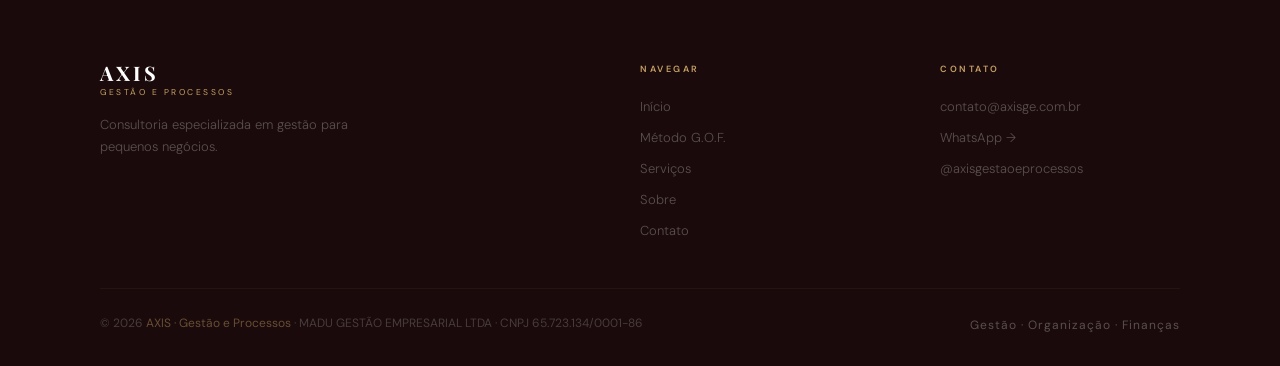
<file: pages/metodo.html>
<!DOCTYPE html>
<html lang="pt-BR">
<head>
<meta charset="UTF-8"><meta name="viewport" content="width=device-width, initial-scale=1.0">
<title>Método G.O.F. · AXIS Gestão e Processos</title>
<meta name="description" content="O Método G.O.F.: Gestão, Organização e Finanças — três pilares conectados que transformam operação em resultado.">
<link rel="stylesheet" href="../css/style.css">
<style>
.page-hero{min-height:52vh;display:flex;align-items:center;padding-top:var(--nav-h);background:var(--dk);position:relative;overflow:hidden;}
.page-hero-inner{position:relative;z-index:2;padding:72px 0;}
.pilar-block{padding:80px 0;border-bottom:1px solid var(--ar);}
.pilar-block:last-child{border-bottom:none;}
.pilar-block-grid{display:grid;grid-template-columns:1fr 1fr;gap:80px;align-items:center;}
.pilar-block-grid.reverse{direction:rtl;}
.pilar-block-grid.reverse > *{direction:ltr;}
.pilar-block-visual{background:var(--pr);padding:48px 40px;position:relative;overflow:hidden;}
.pilar-num{font-size:9px;letter-spacing:3px;text-transform:uppercase;color:var(--d);font-weight:600;margin-bottom:16px;}
.pilar-visual-title{font-family:var(--font-serif);font-size:28px;font-weight:700;color:var(--cr);margin-bottom:12px;}
.pilar-visual-sub{font-size:13px;color:rgba(255,255,255,.35);line-height:1.7;font-weight:300;}
.deliverables{list-style:none;display:flex;flex-direction:column;gap:12px;margin-top:28px;}
.deliverables li{display:flex;align-items:flex-start;gap:12px;font-size:13px;color:rgba(255,255,255,.5);line-height:1.5;}
.del-num{font-family:var(--font-serif);font-size:11px;color:var(--d);font-weight:700;flex-shrink:0;min-width:22px;}
#frase-ancora{background:var(--pr);padding:80px 0;text-align:center;position:relative;}
#frase-ancora::before,#frase-ancora::after{content:'';position:absolute;left:0;right:0;height:1px;background:linear-gradient(90deg,transparent,rgba(197,160,101,.2),transparent);}
#frase-ancora::before{top:0;}#frase-ancora::after{bottom:0;}
.frase-q{font-family:var(--font-serif);font-size:80px;color:var(--d);opacity:.18;line-height:.5;margin-bottom:12px;}
.frase-t{font-family:var(--font-serif);font-size:clamp(20px,3vw,34px);font-style:italic;color:var(--cr);line-height:1.45;max-width:760px;margin:0 auto 18px;}
.frase-t em{color:var(--d);font-style:normal;}
.frase-a{font-size:10px;letter-spacing:3px;text-transform:uppercase;color:rgba(197,160,101,.45);}
@media(max-width:768px){.pilar-block-grid{grid-template-columns:1fr;gap:36px;}.pilar-block-grid.reverse{direction:ltr;}}
</style>
</head>
<body>
<nav class="nav" id="nav">
  <div class="nav-inner">
    <a href="../index.html" class="nav-logo"><span class="nav-logo-name">AXIS</span><span class="nav-logo-sub">Gestão e Processos</span></a>
    <ul class="nav-links">
      <li><a href="../index.html">Início</a></li>
      <li><a href="metodo.html" class="active">Método G.O.F.</a></li>
      <li><a href="servicos.html">Serviços</a></li>
      <li><a href="sobre.html">Sobre</a></li>
      <li><a href="contato.html">Contato</a></li>
      <li><a href="contato.html" class="nav-cta">Diagnóstico Gratuito</a></li>
    </ul>
    <button class="nav-burger" aria-label="Menu"><span></span><span></span><span></span></button>
  </div>
</nav>
<div class="nav-mobile" id="nav-mobile">
  <a href="../index.html">Início</a><a href="metodo.html">Método G.O.F.</a><a href="servicos.html">Serviços</a><a href="sobre.html">Sobre</a><a href="contato.html">Contato</a><a href="contato.html">Diagnóstico Gratuito</a>
</div>

<section class="page-hero">
  <div class="hero-overlay"></div><div class="hero-grid-bg"></div>
  <div class="hero-content"><div class="container"><div class="page-hero-inner">
    <div class="eyebrow reveal">O Método</div>
    <h1 class="section-title light reveal delay-1" style="font-size:clamp(38px,5vw,64px);"><em>G.O.F.</em> é o sistema que<br>transforma operação em resultado.</h1>
    <p class="section-sub light reveal delay-2">Três pilares conectados que tratam o negócio como um organismo único. Cada pilar gera dado, cada dado gera decisão, cada decisão gera lucro.</p>
  </div></div></div>
</section>

<section style="background:var(--bg);padding:100px 0;">
  <div class="container">
    <div class="pilar-block">
      <div class="pilar-block-grid">
        <div class="pilar-block-visual reveal">
          <div class="pilar-num">Pilar 01</div>
          <div style="font-family:var(--font-serif);font-size:80px;font-weight:900;color:var(--d);opacity:.15;line-height:1;margin-bottom:-20px;">G</div>
          <div class="pilar-visual-title">Gestão</div>
          <p class="pilar-visual-sub">Estrutura que opera sem o dono</p>
          <ul class="deliverables">
            <li><span class="del-num">01</span>Mapeamento completo de processos</li>
            <li><span class="del-num">02</span>Manuais de rotina por área</li>
            <li><span class="del-num">03</span>Matriz de delegação e autonomia</li>
            <li><span class="del-num">04</span>Indicadores operacionais (KPIs)</li>
            <li><span class="del-num">05</span>Calendário de gestão semanal</li>
          </ul>
        </div>
        <div class="reveal delay-1">
          <div class="eyebrow">Pilar G — Gestão</div>
          <h2 class="section-title dark">Estrutura que opera <em>sem o dono</em></h2>
          <div class="gold-line"></div>
          <p style="font-size:15px;line-height:1.85;color:var(--gr);opacity:.7;font-weight:300;margin-bottom:20px;">Mapeamos cada processo do negócio, padronizamos rotinas críticas e construímos uma arquitetura operacional que permite o crescimento sem que tudo dependa do empresário.</p>
          <p style="font-size:15px;line-height:1.85;color:var(--gr);opacity:.7;font-weight:300;">O resultado é um negócio que funciona com ou sem você presente — com qualidade consistente e sem depender da sua memória.</p>
        </div>
      </div>
    </div>

    <div class="pilar-block">
      <div class="pilar-block-grid reverse">
        <div class="pilar-block-visual reveal">
          <div class="pilar-num">Pilar 02</div>
          <div style="font-family:var(--font-serif);font-size:80px;font-weight:900;color:var(--d);opacity:.15;line-height:1;margin-bottom:-20px;">O</div>
          <div class="pilar-visual-title">Organização</div>
          <p class="pilar-visual-sub">Controle financeiro real e diário</p>
          <ul class="deliverables">
            <li><span class="del-num">01</span>Dashboard de fluxo de caixa</li>
            <li><span class="del-num">02</span>Contas a pagar e a receber</li>
            <li><span class="del-num">03</span>DRE mensal automatizado</li>
            <li><span class="del-num">04</span>Análise de margem por produto</li>
            <li><span class="del-num">05</span>Separação PF / PJ</li>
          </ul>
        </div>
        <div class="reveal delay-1">
          <div class="eyebrow">Pilar O — Organização</div>
          <h2 class="section-title dark">Controle financeiro <em>real e diário</em></h2>
          <div class="gold-line"></div>
          <p style="font-size:15px;line-height:1.85;color:var(--gr);opacity:.7;font-weight:300;margin-bottom:20px;">Implementamos controle financeiro de verdade — não planilha que ninguém alimenta. Caixa, contas, margem, DRE mensal e planejamento orientado por dados auditáveis.</p>
          <p style="font-size:15px;line-height:1.85;color:var(--gr);opacity:.7;font-weight:300;">Você passa a saber, com precisão, quanto entrou, quanto saiu, qual foi a margem real e o que está projetado para os próximos 90 dias.</p>
        </div>
      </div>
    </div>

    <div class="pilar-block">
      <div class="pilar-block-grid">
        <div class="pilar-block-visual reveal">
          <div class="pilar-num">Pilar 03</div>
          <div style="font-family:var(--font-serif);font-size:80px;font-weight:900;color:var(--d);opacity:.15;line-height:1;margin-bottom:-20px;">F</div>
          <div class="pilar-visual-title">Finanças</div>
          <p class="pilar-visual-sub">Marketing com ROI mensurável</p>
          <ul class="deliverables">
            <li><span class="del-num">01</span>Posicionamento estratégico</li>
            <li><span class="del-num">02</span>Funil de captação estruturado</li>
            <li><span class="del-num">03</span>Gestão de tráfego e CRM</li>
            <li><span class="del-num">04</span>Mensuração de ROI por canal</li>
            <li><span class="del-num">05</span>Plano editorial 90 dias</li>
          </ul>
        </div>
        <div class="reveal delay-1">
          <div class="eyebrow">Pilar F — Finanças</div>
          <h2 class="section-title dark">Marketing com <em>ROI mensurável</em></h2>
          <div class="gold-line"></div>
          <p style="font-size:15px;line-height:1.85;color:var(--gr);opacity:.7;font-weight:300;margin-bottom:20px;">Estratégia de marketing orientada a resultado: posicionamento de marca, funil de captação, conversão e mensuração de ROI por canal.</p>
          <p style="font-size:15px;line-height:1.85;color:var(--gr);opacity:.7;font-weight:300;">Sem achismo, sem boost no escuro. Cada real investido em marketing tem retorno calculado e auditável.</p>
        </div>
      </div>
    </div>
  </div>
</section>

<section id="frase-ancora">
  <div class="container" style="text-align:center;">
    <div class="frase-q">"</div>
    <p class="frase-t">"Não vendemos esperança.<br>Entregamos <em>estrutura</em>, <em>dado</em> e <em>resultado</em>."</p>
    <div class="frase-a">— AXIS Gestão e Processos</div>
  </div>
</section>

<section style="background:var(--v);padding:80px 0;text-align:center;">
  <div class="container">
    <h2 class="section-title" style="color:var(--wh);margin-bottom:12px;">Quer ver o método aplicado<br><em>ao seu negócio?</em></h2>
    <p style="font-size:15px;color:rgba(255,255,255,.5);margin-bottom:32px;font-weight:300;">30 minutos. Sem custo. Sem compromisso.</p>
    <a href="contato.html" class="btn btn-gold">Agendar Diagnóstico →</a>
  </div>
</section>

<footer class="footer"><div class="container">
  <div class="footer-grid">
    <div><div class="footer-brand-name">AXIS</div><div class="footer-brand-sub">Gestão e Processos</div><p class="footer-desc">Consultoria especializada em gestão para pequenos negócios.</p></div>
    <div><div class="footer-col-title">Navegar</div><ul class="footer-links"><li><a href="../index.html">Início</a></li><li><a href="metodo.html">Método G.O.F.</a></li><li><a href="servicos.html">Serviços</a></li><li><a href="sobre.html">Sobre</a></li><li><a href="contato.html">Contato</a></li></ul></div>
    <div><div class="footer-col-title">Contato</div><ul class="footer-links"><li><a href="mailto:contato@axisge.com.br">contato@axisge.com.br</a></li><li><a href="https://wa.me/5527998845482" target="_blank">WhatsApp →</a></li><li><a href="https://instagram.com/axisgestaoeprocessos" target="_blank">@axisgestaoeprocessos</a></li></ul></div>
  </div>
  <div class="footer-divider"></div>
  <div class="footer-bottom"><div class="footer-copy">© 2026 <span>AXIS · Gestão e Processos</span> · MADU GESTÃO EMPRESARIAL LTDA · CNPJ 65.723.134/0001-86</div><div class="footer-ig"><a href="https://instagram.com/axisgestaoeprocessos" target="_blank">Gestão · Organização · Finanças</a></div></div>
</div></footer>
<script src="../js/main.js"></script>
</body></html>
</file>
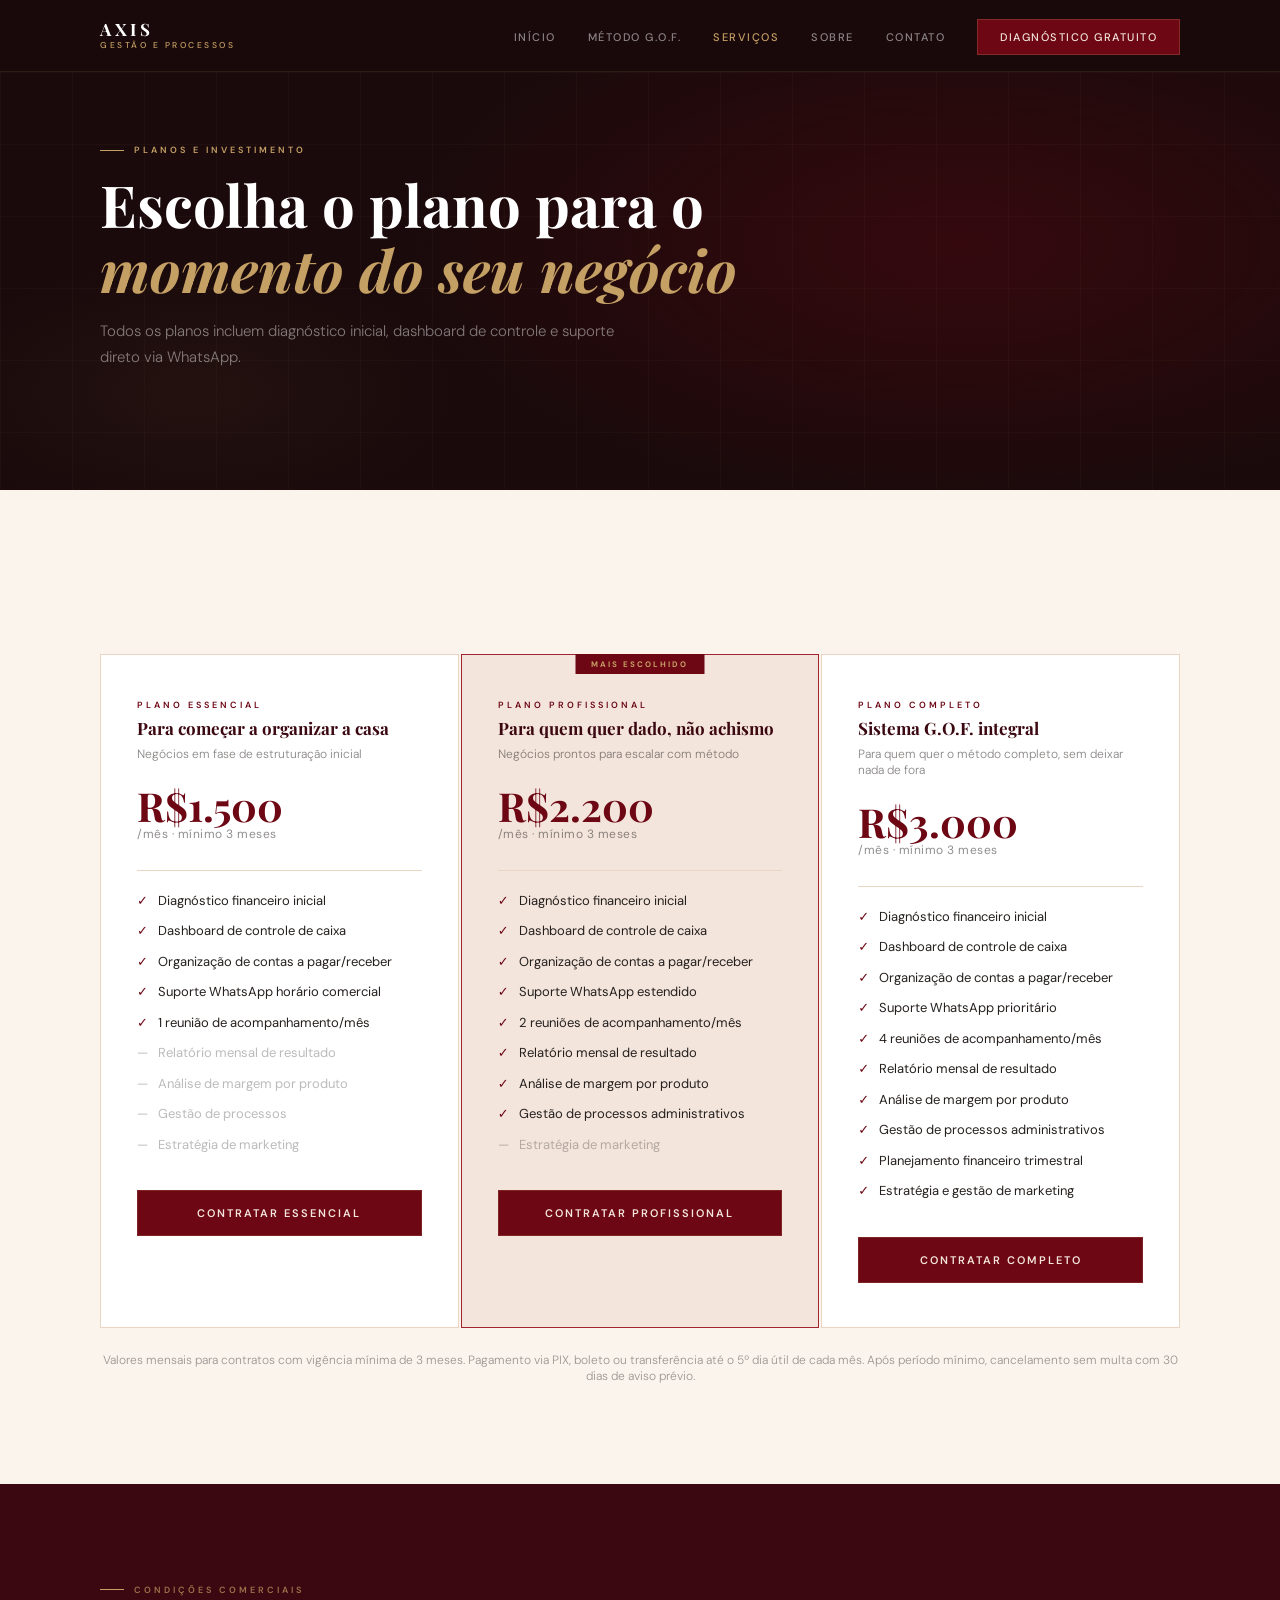
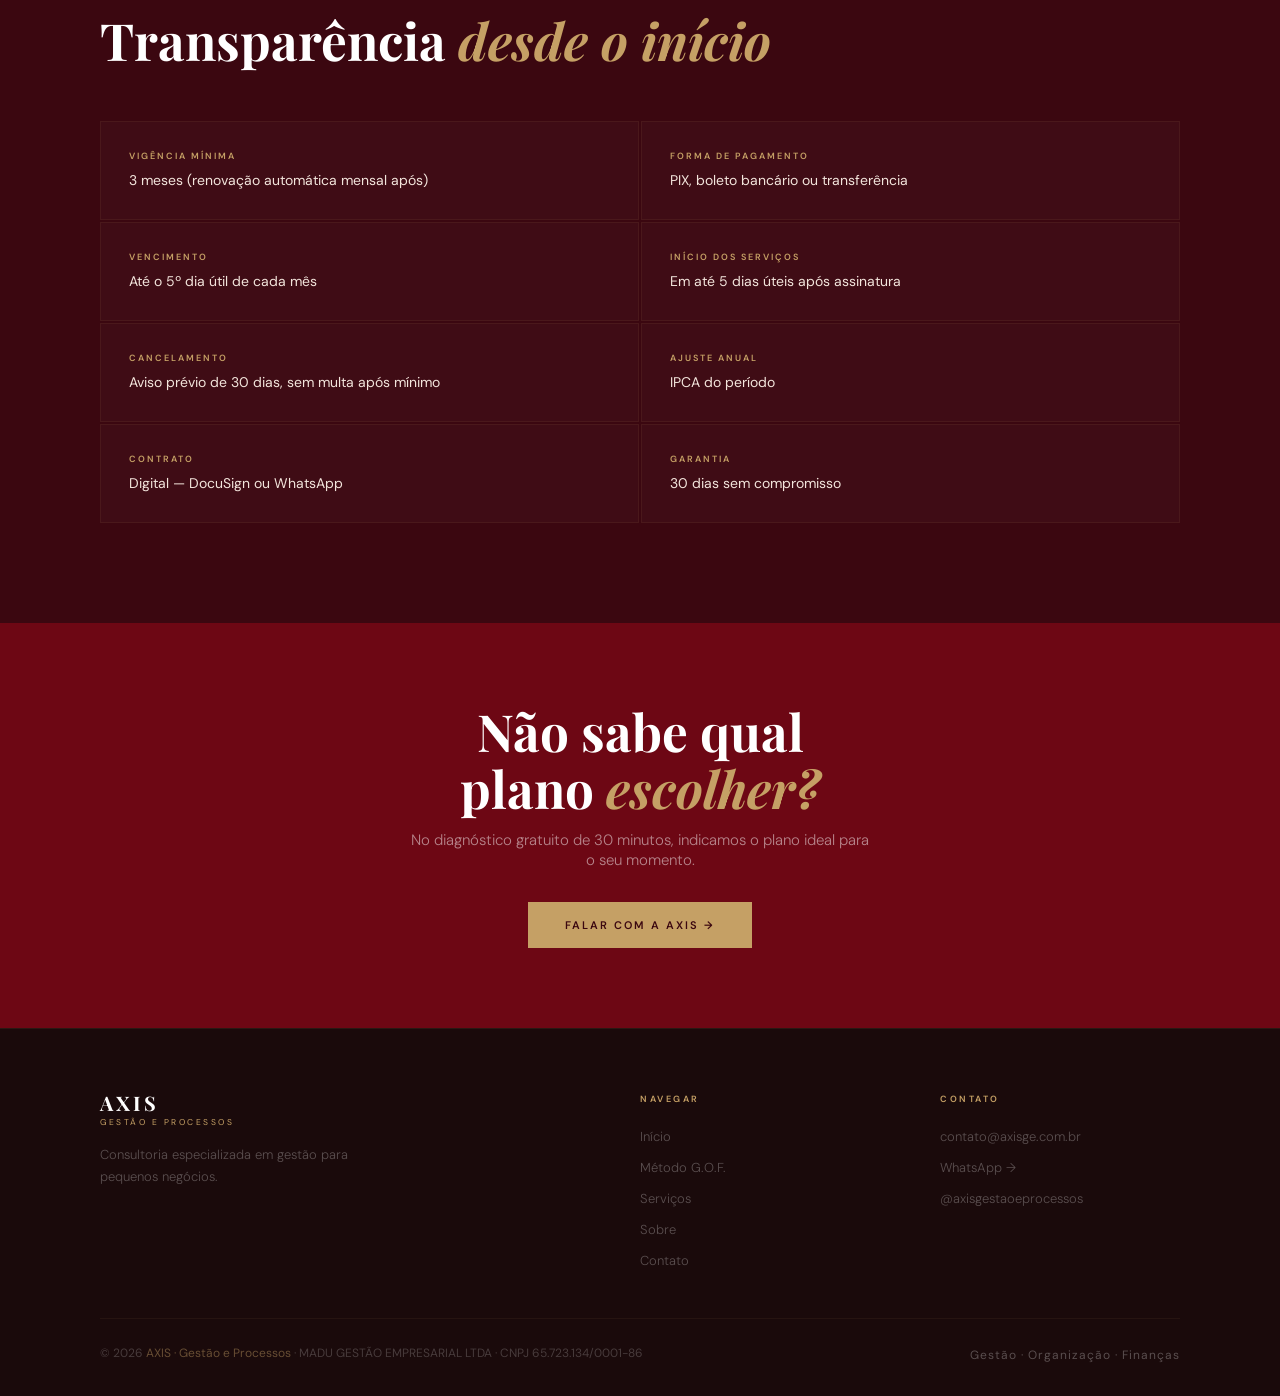
<file: pages/servicos.html>
<!DOCTYPE html>
<html lang="pt-BR">
<head>
<meta charset="UTF-8"><meta name="viewport" content="width=device-width, initial-scale=1.0">
<title>Serviços e Planos · AXIS Gestão e Processos</title>
<meta name="description" content="Planos de consultoria AXIS: Essencial R$1.500, Profissional R$2.200, Completo R$3.000/mês. Diagnóstico gratuito.">
<link rel="stylesheet" href="../css/style.css">
<style>
.page-hero{min-height:46vh;display:flex;align-items:center;padding-top:var(--nav-h);background:var(--dk);position:relative;overflow:hidden;}
.page-hero-inner{position:relative;z-index:2;padding:72px 0;}
#planos{background:var(--bg);padding:100px 0;}
.planos-grid{display:grid;grid-template-columns:repeat(3,1fr);gap:2px;margin-top:64px;}
.plano-card{background:var(--wh);border:1px solid var(--ar);padding:44px 36px;position:relative;transition:border-color .25s,box-shadow .25s;}
.plano-card:hover{border-color:var(--v2);box-shadow:0 8px 40px rgba(109,7,20,.07);}
.plano-card.destaque{background:var(--cr);border-color:var(--v2);}
.plano-badge{position:absolute;top:-1px;left:50%;transform:translateX(-50%);background:var(--v);color:var(--d);font-size:8px;letter-spacing:2px;font-weight:700;padding:5px 16px;white-space:nowrap;text-transform:uppercase;}
.plano-nome{font-size:9px;letter-spacing:3px;text-transform:uppercase;color:var(--v);font-weight:600;margin-bottom:6px;}
.plano-titulo{font-family:var(--font-serif);font-size:17px;font-weight:700;color:var(--pr);margin-bottom:6px;line-height:1.3;}
.plano-publico{font-size:12px;color:var(--gr);opacity:.55;margin-bottom:24px;font-weight:300;}
.plano-preco{font-family:var(--font-serif);font-size:40px;font-weight:700;color:var(--v);line-height:1;}
.plano-periodo{font-size:12px;color:var(--gr);opacity:.5;margin-bottom:28px;letter-spacing:.5px;}
.plano-divider{height:1px;background:var(--ar);margin:20px 0;}
.plano-items{list-style:none;display:flex;flex-direction:column;gap:11px;margin-bottom:36px;}
.plano-items li{font-size:13px;color:var(--gr);display:flex;align-items:flex-start;gap:10px;line-height:1.5;}
.plano-items li.ok::before{content:'✓';color:var(--v);font-weight:700;flex-shrink:0;}
.plano-items li.no{opacity:.3;}
.plano-items li.no::before{content:'—';flex-shrink:0;}
#condicoes{background:var(--pr);padding:100px 0;}
.cond-grid{display:grid;grid-template-columns:repeat(2,1fr);gap:2px;margin-top:52px;}
.cond-item{background:rgba(255,255,255,.02);border:1px solid rgba(197,160,101,.08);padding:28px 28px;}
.cond-label{font-size:9px;letter-spacing:2px;text-transform:uppercase;color:var(--d);font-weight:600;margin-bottom:8px;}
.cond-value{font-size:14px;color:var(--cr);line-height:1.5;}
#naosabe{background:var(--v);padding:80px 0;text-align:center;}
@media(max-width:1024px){.planos-grid{grid-template-columns:1fr;}.cond-grid{grid-template-columns:1fr;}}
</style>
</head>
<body>
<nav class="nav" id="nav">
  <div class="nav-inner">
    <a href="../index.html" class="nav-logo"><span class="nav-logo-name">AXIS</span><span class="nav-logo-sub">Gestão e Processos</span></a>
    <ul class="nav-links">
      <li><a href="../index.html">Início</a></li>
      <li><a href="metodo.html">Método G.O.F.</a></li>
      <li><a href="servicos.html" class="active">Serviços</a></li>
      <li><a href="sobre.html">Sobre</a></li>
      <li><a href="contato.html">Contato</a></li>
      <li><a href="contato.html" class="nav-cta">Diagnóstico Gratuito</a></li>
    </ul>
    <button class="nav-burger" aria-label="Menu"><span></span><span></span><span></span></button>
  </div>
</nav>
<div class="nav-mobile" id="nav-mobile">
  <a href="../index.html">Início</a><a href="metodo.html">Método G.O.F.</a><a href="servicos.html">Serviços</a><a href="sobre.html">Sobre</a><a href="contato.html">Contato</a><a href="contato.html">Diagnóstico Gratuito</a>
</div>

<section class="page-hero">
  <div class="hero-overlay"></div><div class="hero-grid-bg"></div>
  <div class="hero-content"><div class="container"><div class="page-hero-inner">
    <div class="eyebrow reveal">Planos e Investimento</div>
    <h1 class="section-title light reveal delay-1" style="font-size:clamp(34px,5vw,58px);">Escolha o plano para o<br><em>momento do seu negócio</em></h1>
    <p class="section-sub light reveal delay-2">Todos os planos incluem diagnóstico inicial, dashboard de controle e suporte direto via WhatsApp.</p>
  </div></div></div>
</section>

<section id="planos">
  <div class="container">
    <div class="planos-grid">

      <div class="plano-card reveal">
        <div class="plano-nome">Plano Essencial</div>
        <div class="plano-titulo">Para começar a organizar a casa</div>
        <div class="plano-publico">Negócios em fase de estruturação inicial</div>
        <div class="plano-preco">R$1.500</div>
        <div class="plano-periodo">/mês · mínimo 3 meses</div>
        <div class="plano-divider"></div>
        <ul class="plano-items">
          <li class="ok">Diagnóstico financeiro inicial</li>
          <li class="ok">Dashboard de controle de caixa</li>
          <li class="ok">Organização de contas a pagar/receber</li>
          <li class="ok">Suporte WhatsApp horário comercial</li>
          <li class="ok">1 reunião de acompanhamento/mês</li>
          <li class="no">Relatório mensal de resultado</li>
          <li class="no">Análise de margem por produto</li>
          <li class="no">Gestão de processos</li>
          <li class="no">Estratégia de marketing</li>
        </ul>
        <a href="contato.html" class="btn btn-primary" style="width:100%;justify-content:center;">Contratar Essencial</a>
      </div>

      <div class="plano-card destaque reveal delay-1">
        <div class="plano-badge">Mais Escolhido</div>
        <div class="plano-nome">Plano Profissional</div>
        <div class="plano-titulo">Para quem quer dado, não achismo</div>
        <div class="plano-publico">Negócios prontos para escalar com método</div>
        <div class="plano-preco">R$2.200</div>
        <div class="plano-periodo">/mês · mínimo 3 meses</div>
        <div class="plano-divider"></div>
        <ul class="plano-items">
          <li class="ok">Diagnóstico financeiro inicial</li>
          <li class="ok">Dashboard de controle de caixa</li>
          <li class="ok">Organização de contas a pagar/receber</li>
          <li class="ok">Suporte WhatsApp estendido</li>
          <li class="ok">2 reuniões de acompanhamento/mês</li>
          <li class="ok">Relatório mensal de resultado</li>
          <li class="ok">Análise de margem por produto</li>
          <li class="ok">Gestão de processos administrativos</li>
          <li class="no">Estratégia de marketing</li>
        </ul>
        <a href="contato.html" class="btn btn-primary" style="width:100%;justify-content:center;background:var(--v);">Contratar Profissional</a>
      </div>

      <div class="plano-card reveal delay-2">
        <div class="plano-nome">Plano Completo</div>
        <div class="plano-titulo">Sistema G.O.F. integral</div>
        <div class="plano-publico">Para quem quer o método completo, sem deixar nada de fora</div>
        <div class="plano-preco">R$3.000</div>
        <div class="plano-periodo">/mês · mínimo 3 meses</div>
        <div class="plano-divider"></div>
        <ul class="plano-items">
          <li class="ok">Diagnóstico financeiro inicial</li>
          <li class="ok">Dashboard de controle de caixa</li>
          <li class="ok">Organização de contas a pagar/receber</li>
          <li class="ok">Suporte WhatsApp prioritário</li>
          <li class="ok">4 reuniões de acompanhamento/mês</li>
          <li class="ok">Relatório mensal de resultado</li>
          <li class="ok">Análise de margem por produto</li>
          <li class="ok">Gestão de processos administrativos</li>
          <li class="ok">Planejamento financeiro trimestral</li>
          <li class="ok">Estratégia e gestão de marketing</li>
        </ul>
        <a href="contato.html" class="btn btn-primary" style="width:100%;justify-content:center;">Contratar Completo</a>
      </div>

    </div>
    <p style="text-align:center;font-size:12px;color:var(--gr);opacity:.45;margin-top:24px;font-weight:300;">Valores mensais para contratos com vigência mínima de 3 meses. Pagamento via PIX, boleto ou transferência até o 5º dia útil de cada mês. Após período mínimo, cancelamento sem multa com 30 dias de aviso prévio.</p>
  </div>
</section>

<section id="condicoes">
  <div class="container">
    <div class="eyebrow reveal" style="color:rgba(197,160,101,.7);">Condições Comerciais</div>
    <h2 class="section-title light reveal delay-1">Transparência <em>desde o início</em></h2>
    <div class="cond-grid">
      <div class="cond-item reveal"><div class="cond-label">Vigência mínima</div><div class="cond-value">3 meses (renovação automática mensal após)</div></div>
      <div class="cond-item reveal delay-1"><div class="cond-label">Forma de pagamento</div><div class="cond-value">PIX, boleto bancário ou transferência</div></div>
      <div class="cond-item reveal"><div class="cond-label">Vencimento</div><div class="cond-value">Até o 5º dia útil de cada mês</div></div>
      <div class="cond-item reveal delay-1"><div class="cond-label">Início dos serviços</div><div class="cond-value">Em até 5 dias úteis após assinatura</div></div>
      <div class="cond-item reveal"><div class="cond-label">Cancelamento</div><div class="cond-value">Aviso prévio de 30 dias, sem multa após mínimo</div></div>
      <div class="cond-item reveal delay-1"><div class="cond-label">Ajuste anual</div><div class="cond-value">IPCA do período</div></div>
      <div class="cond-item reveal"><div class="cond-label">Contrato</div><div class="cond-value">Digital — DocuSign ou WhatsApp</div></div>
      <div class="cond-item reveal delay-1"><div class="cond-label">Garantia</div><div class="cond-value">30 dias sem compromisso</div></div>
    </div>
  </div>
</section>

<section id="naosabe">
  <div class="container" style="text-align:center;max-width:580px;">
    <h2 class="section-title" style="color:var(--wh);margin-bottom:12px;">Não sabe qual plano <em>escolher?</em></h2>
    <p style="font-size:15px;color:rgba(255,255,255,.5);margin-bottom:32px;font-weight:300;">No diagnóstico gratuito de 30 minutos, indicamos o plano ideal para o seu momento.</p>
    <a href="contato.html" class="btn btn-gold">Falar com a AXIS →</a>
  </div>
</section>

<footer class="footer"><div class="container">
  <div class="footer-grid">
    <div><div class="footer-brand-name">AXIS</div><div class="footer-brand-sub">Gestão e Processos</div><p class="footer-desc">Consultoria especializada em gestão para pequenos negócios.</p></div>
    <div><div class="footer-col-title">Navegar</div><ul class="footer-links"><li><a href="../index.html">Início</a></li><li><a href="metodo.html">Método G.O.F.</a></li><li><a href="servicos.html">Serviços</a></li><li><a href="sobre.html">Sobre</a></li><li><a href="contato.html">Contato</a></li></ul></div>
    <div><div class="footer-col-title">Contato</div><ul class="footer-links"><li><a href="mailto:contato@axisge.com.br">contato@axisge.com.br</a></li><li><a href="https://wa.me/5527998845482" target="_blank">WhatsApp →</a></li><li><a href="https://instagram.com/axisgestaoeprocessos" target="_blank">@axisgestaoeprocessos</a></li></ul></div>
  </div>
  <div class="footer-divider"></div>
  <div class="footer-bottom"><div class="footer-copy">© 2026 <span>AXIS · Gestão e Processos</span> · MADU GESTÃO EMPRESARIAL LTDA · CNPJ 65.723.134/0001-86</div><div class="footer-ig"><a href="https://instagram.com/axisgestaoeprocessos" target="_blank">Gestão · Organização · Finanças</a></div></div>
</div></footer>
<script src="../js/main.js"></script>
</body></html>
</file>
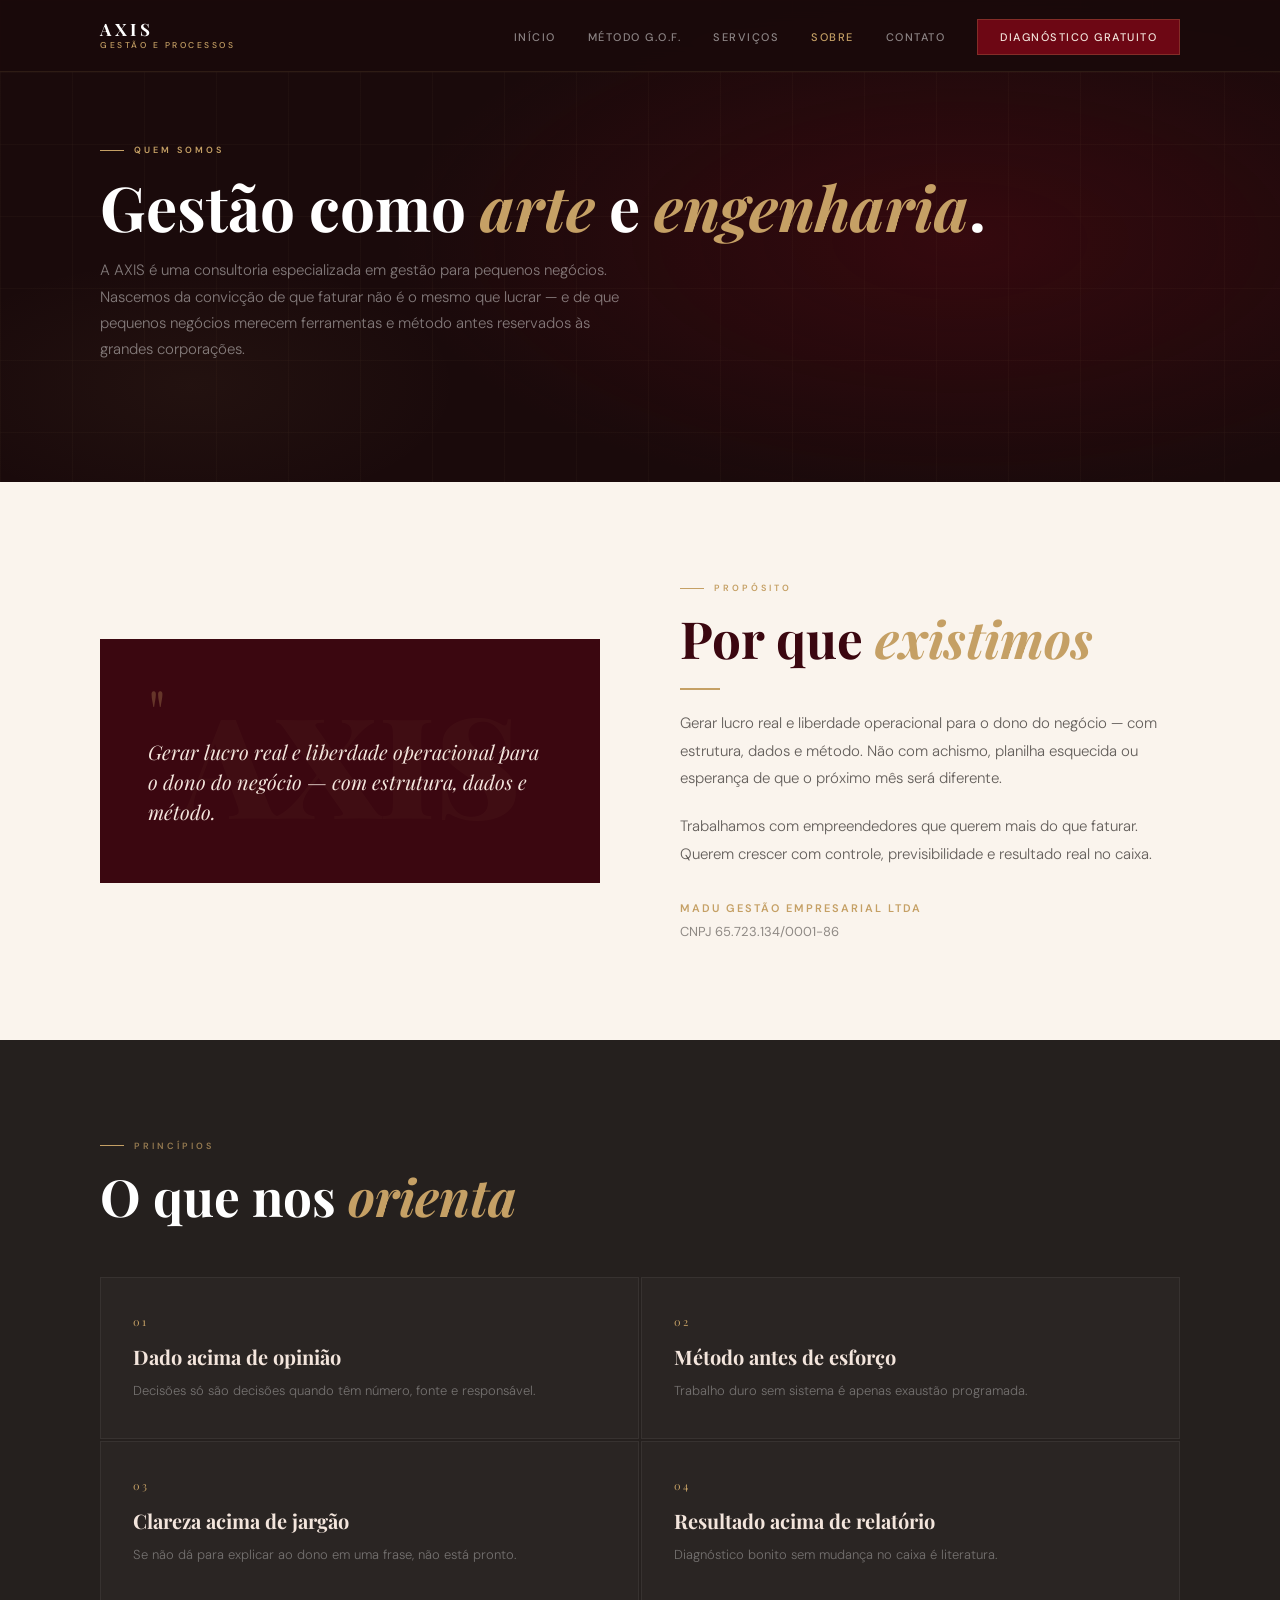
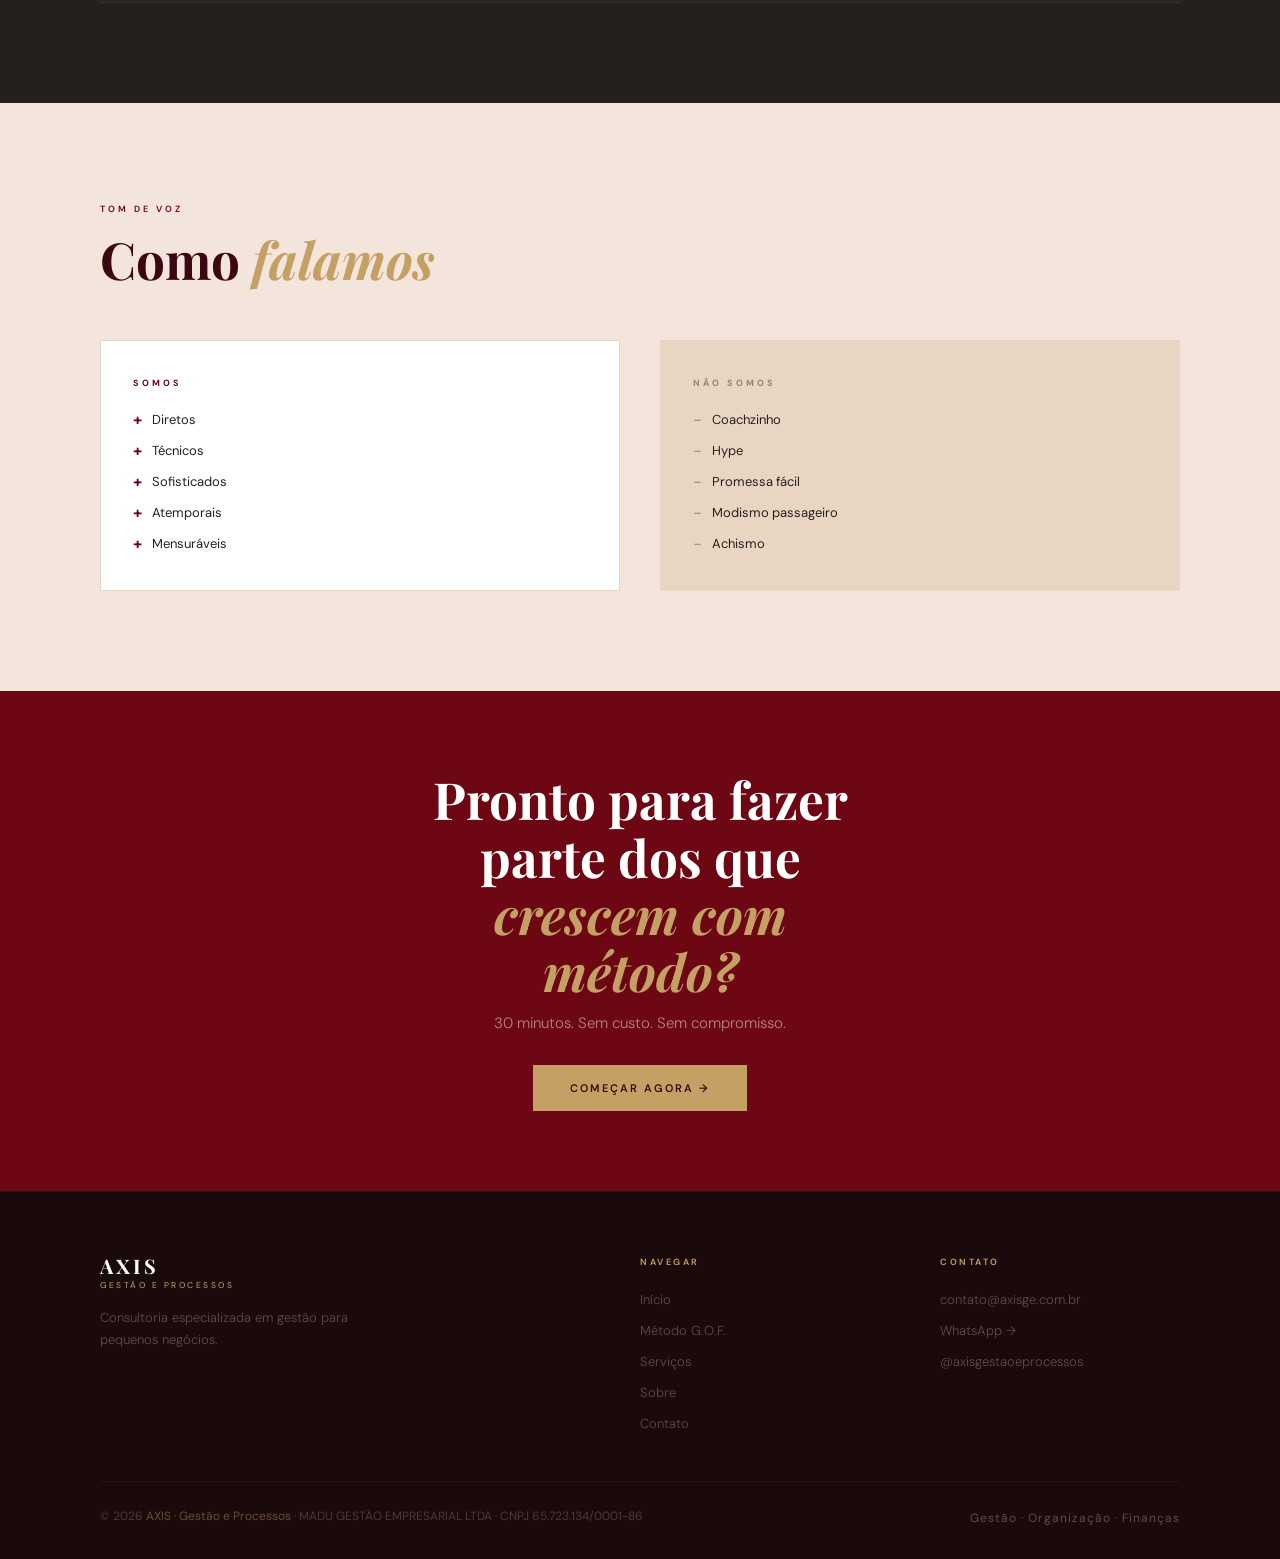
<file: pages/sobre.html>
<!DOCTYPE html>
<html lang="pt-BR">
<head>
<meta charset="UTF-8"><meta name="viewport" content="width=device-width, initial-scale=1.0">
<title>Sobre · AXIS Gestão e Processos</title>
<meta name="description" content="AXIS — gestão como arte e engenharia. Propósito, princípios e tom de voz da consultoria.">
<link rel="stylesheet" href="../css/style.css">
<style>
.page-hero{min-height:52vh;display:flex;align-items:center;padding-top:var(--nav-h);background:var(--dk);position:relative;overflow:hidden;}
.page-hero-inner{position:relative;z-index:2;padding:72px 0;}
#proposito{background:var(--bg);padding:100px 0;}
.proposito-grid{display:grid;grid-template-columns:1fr 1fr;gap:80px;align-items:center;}
.proposito-visual{background:var(--pr);padding:56px 48px;position:relative;overflow:hidden;}
.proposito-visual::before{content:'AXIS';font-family:var(--font-serif);font-size:140px;font-weight:900;color:var(--d);opacity:.04;position:absolute;top:50%;left:50%;transform:translate(-50%,-50%);white-space:nowrap;}
.pv-inner{position:relative;z-index:2;}
.pv-q{font-family:var(--font-serif);font-size:60px;color:var(--d);opacity:.3;line-height:.5;margin-bottom:12px;}
.pv-text{font-family:var(--font-serif);font-size:20px;font-style:italic;color:var(--cr);line-height:1.5;}
#principios{background:var(--gr);padding:100px 0;}
.princ-grid{display:grid;grid-template-columns:repeat(2,1fr);gap:2px;margin-top:52px;}
.princ-item{background:rgba(255,255,255,.025);border:1px solid rgba(255,255,255,.06);padding:36px 32px;transition:border-color .25s;}
.princ-item:hover{border-color:rgba(197,160,101,.2);}
.princ-num{font-family:var(--font-serif);font-size:11px;color:var(--d);letter-spacing:2px;margin-bottom:14px;display:block;}
.princ-title{font-family:var(--font-serif);font-size:20px;font-weight:700;color:var(--cr);margin-bottom:10px;}
.princ-desc{font-size:13px;color:rgba(255,255,255,.35);line-height:1.7;font-weight:300;}
#tom{background:var(--cr);padding:100px 0;}
.tom-grid{display:grid;grid-template-columns:1fr 1fr;gap:40px;margin-top:52px;}
.tom-col{background:var(--wh);border:1px solid var(--ar);padding:36px 32px;}
.tom-col.nao{background:var(--ar);}
.tom-col-title{font-size:9px;letter-spacing:3px;text-transform:uppercase;font-weight:700;margin-bottom:20px;}
.tom-col-title.sim{color:var(--v);}
.tom-col-title.nao{color:var(--gr);opacity:.45;}
.tom-tags{display:flex;flex-direction:column;gap:10px;}
.tom-tag{font-size:13px;color:var(--gr);display:flex;align-items:center;gap:10px;}
.tom-tag.ok::before{content:'+';color:var(--v);font-weight:700;font-size:16px;}
.tom-tag.no::before{content:'−';color:var(--gr);opacity:.4;font-size:16px;}
#cta-final{background:var(--v);padding:80px 0;text-align:center;}
@media(max-width:768px){.proposito-grid,.tom-grid{grid-template-columns:1fr;}.princ-grid{grid-template-columns:1fr;}}
</style>
</head>
<body>
<nav class="nav" id="nav">
  <div class="nav-inner">
    <a href="../index.html" class="nav-logo"><span class="nav-logo-name">AXIS</span><span class="nav-logo-sub">Gestão e Processos</span></a>
    <ul class="nav-links">
      <li><a href="../index.html">Início</a></li>
      <li><a href="metodo.html">Método G.O.F.</a></li>
      <li><a href="servicos.html">Serviços</a></li>
      <li><a href="sobre.html" class="active">Sobre</a></li>
      <li><a href="contato.html">Contato</a></li>
      <li><a href="contato.html" class="nav-cta">Diagnóstico Gratuito</a></li>
    </ul>
    <button class="nav-burger" aria-label="Menu"><span></span><span></span><span></span></button>
  </div>
</nav>
<div class="nav-mobile" id="nav-mobile">
  <a href="../index.html">Início</a><a href="metodo.html">Método G.O.F.</a><a href="servicos.html">Serviços</a><a href="sobre.html">Sobre</a><a href="contato.html">Contato</a><a href="contato.html">Diagnóstico Gratuito</a>
</div>

<section class="page-hero">
  <div class="hero-overlay"></div><div class="hero-grid-bg"></div>
  <div class="hero-content"><div class="container"><div class="page-hero-inner">
    <div class="eyebrow reveal">Quem Somos</div>
    <h1 class="section-title light reveal delay-1" style="font-size:clamp(36px,5vw,62px);">Gestão como <em>arte</em> e <em>engenharia</em>.</h1>
    <p class="section-sub light reveal delay-2">A AXIS é uma consultoria especializada em gestão para pequenos negócios. Nascemos da convicção de que faturar não é o mesmo que lucrar — e de que pequenos negócios merecem ferramentas e método antes reservados às grandes corporações.</p>
  </div></div></div>
</section>

<section id="proposito">
  <div class="container">
    <div class="proposito-grid">
      <div class="proposito-visual reveal">
        <div class="pv-inner">
          <div class="pv-q">"</div>
          <p class="pv-text">Gerar lucro real e liberdade operacional para o dono do negócio — com estrutura, dados e método.</p>
        </div>
      </div>
      <div class="reveal delay-1">
        <div class="eyebrow">Propósito</div>
        <h2 class="section-title dark">Por que <em>existimos</em></h2>
        <div class="gold-line"></div>
        <p style="font-size:15px;line-height:1.85;color:var(--gr);opacity:.7;font-weight:300;margin-bottom:20px;">Gerar lucro real e liberdade operacional para o dono do negócio — com estrutura, dados e método. Não com achismo, planilha esquecida ou esperança de que o próximo mês será diferente.</p>
        <p style="font-size:15px;line-height:1.85;color:var(--gr);opacity:.7;font-weight:300;">Trabalhamos com empreendedores que querem mais do que faturar. Querem crescer com controle, previsibilidade e resultado real no caixa.</p>
        <div style="margin-top:32px;">
          <div style="font-size:11px;letter-spacing:2px;text-transform:uppercase;color:var(--d);font-weight:600;margin-bottom:8px;">MADU GESTÃO EMPRESARIAL LTDA</div>
          <div style="font-size:13px;color:var(--gr);opacity:.5;">CNPJ 65.723.134/0001-86</div>
        </div>
      </div>
    </div>
  </div>
</section>

<section id="principios">
  <div class="container">
    <div class="eyebrow reveal" style="color:rgba(197,160,101,.7);">Princípios</div>
    <h2 class="section-title light reveal delay-1">O que nos <em>orienta</em></h2>
    <div class="princ-grid">
      <div class="princ-item reveal"><span class="princ-num">01</span><div class="princ-title">Dado acima de opinião</div><p class="princ-desc">Decisões só são decisões quando têm número, fonte e responsável.</p></div>
      <div class="princ-item reveal delay-1"><span class="princ-num">02</span><div class="princ-title">Método antes de esforço</div><p class="princ-desc">Trabalho duro sem sistema é apenas exaustão programada.</p></div>
      <div class="princ-item reveal"><span class="princ-num">03</span><div class="princ-title">Clareza acima de jargão</div><p class="princ-desc">Se não dá para explicar ao dono em uma frase, não está pronto.</p></div>
      <div class="princ-item reveal delay-1"><span class="princ-num">04</span><div class="princ-title">Resultado acima de relatório</div><p class="princ-desc">Diagnóstico bonito sem mudança no caixa é literatura.</p></div>
    </div>
  </div>
</section>

<section id="tom">
  <div class="container">
    <div class="eyebrow no-line reveal" style="color:var(--v);">Tom de Voz</div>
    <h2 class="section-title dark reveal delay-1">Como <em>falamos</em></h2>
    <div class="tom-grid">
      <div class="tom-col reveal">
        <div class="tom-col-title sim">Somos</div>
        <div class="tom-tags">
          <div class="tom-tag ok">Diretos</div>
          <div class="tom-tag ok">Técnicos</div>
          <div class="tom-tag ok">Sofisticados</div>
          <div class="tom-tag ok">Atemporais</div>
          <div class="tom-tag ok">Mensuráveis</div>
        </div>
      </div>
      <div class="tom-col nao reveal delay-1">
        <div class="tom-col-title nao">Não somos</div>
        <div class="tom-tags">
          <div class="tom-tag no">Coachzinho</div>
          <div class="tom-tag no">Hype</div>
          <div class="tom-tag no">Promessa fácil</div>
          <div class="tom-tag no">Modismo passageiro</div>
          <div class="tom-tag no">Achismo</div>
        </div>
      </div>
    </div>
  </div>
</section>

<section id="cta-final">
  <div class="container" style="text-align:center;max-width:560px;">
    <h2 class="section-title" style="color:var(--wh);margin-bottom:12px;">Pronto para fazer parte dos que <em>crescem com método?</em></h2>
    <p style="font-size:15px;color:rgba(255,255,255,.5);margin-bottom:32px;font-weight:300;">30 minutos. Sem custo. Sem compromisso.</p>
    <a href="contato.html" class="btn btn-gold">Começar Agora →</a>
  </div>
</section>

<footer class="footer"><div class="container">
  <div class="footer-grid">
    <div><div class="footer-brand-name">AXIS</div><div class="footer-brand-sub">Gestão e Processos</div><p class="footer-desc">Consultoria especializada em gestão para pequenos negócios.</p></div>
    <div><div class="footer-col-title">Navegar</div><ul class="footer-links"><li><a href="../index.html">Início</a></li><li><a href="metodo.html">Método G.O.F.</a></li><li><a href="servicos.html">Serviços</a></li><li><a href="sobre.html">Sobre</a></li><li><a href="contato.html">Contato</a></li></ul></div>
    <div><div class="footer-col-title">Contato</div><ul class="footer-links"><li><a href="mailto:contato@axisge.com.br">contato@axisge.com.br</a></li><li><a href="https://wa.me/5527998845482" target="_blank">WhatsApp →</a></li><li><a href="https://instagram.com/axisgestaoeprocessos" target="_blank">@axisgestaoeprocessos</a></li></ul></div>
  </div>
  <div class="footer-divider"></div>
  <div class="footer-bottom"><div class="footer-copy">© 2026 <span>AXIS · Gestão e Processos</span> · MADU GESTÃO EMPRESARIAL LTDA · CNPJ 65.723.134/0001-86</div><div class="footer-ig"><a href="https://instagram.com/axisgestaoeprocessos" target="_blank">Gestão · Organização · Finanças</a></div></div>
</div></footer>
<script src="../js/main.js"></script>
</body></html>
</file>
<file: css/style.css>
/* ────────────────────────────────────────────────────────
   AXIS GESTÃO E PROCESSOS — style.css
   Identidade: vinho #6D0714 · dourado #C5A065 · creme #FAF4ED
   Tipografia: Playfair Display + DM Sans
   © 2026 Axis Gestão e Processos
   ──────────────────────────────────────────────────────── */

@import url('https://fonts.googleapis.com/css2?family=Playfair+Display:ital,wght@0,400;0,700;0,900;1,400;1,700&family=DM+Sans:wght@300;400;500;600&display=swap');

/* ── RESET ─────────────────────────────────────────────── */
*, *::before, *::after { box-sizing: border-box; margin: 0; padding: 0; }
html { scroll-behavior: smooth; font-size: 16px; }

/* ── VARIÁVEIS ─────────────────────────────────────────── */
:root {
  --v:   #6D0714;   /* vinho escuro */
  --v2:  #A32431;   /* vinho médio */
  --d:   #C5A065;   /* dourado */
  --cr:  #F3E5DC;   /* creme */
  --bg:  #FAF4ED;   /* background claro */
  --ar:  #E8D6C3;   /* areia */
  --gr:  #25201E;   /* grafite */
  --pr:  #3B0710;   /* preto profundo */
  --dk:  #1A0A0B;   /* escuro absoluto */
  --wh:  #FFFFFF;

  --font-serif: 'Playfair Display', Georgia, serif;
  --font-sans:  'DM Sans', system-ui, sans-serif;

  --nav-h: 72px;
  --max-w: 1200px;
  --pad-x: 60px;
  --radius: 0px;
}

/* ── BASE ──────────────────────────────────────────────── */
body {
  font-family: var(--font-sans);
  background: var(--bg);
  color: var(--gr);
  -webkit-font-smoothing: antialiased;
  overflow-x: hidden;
}

a { text-decoration: none; color: inherit; }
img { max-width: 100%; display: block; }

.container {
  max-width: var(--max-w);
  margin: 0 auto;
  padding: 0 var(--pad-x);
}

/* ── NAV ───────────────────────────────────────────────── */
.nav {
  position: fixed;
  top: 0; left: 0; right: 0;
  z-index: 999;
  height: var(--nav-h);
  background: rgba(26,10,11,0.97);
  backdrop-filter: blur(14px);
  border-bottom: 1px solid rgba(197,160,101,0.12);
  display: flex;
  align-items: center;
  transition: border-color .3s;
}

.nav.scrolled { border-bottom-color: rgba(197,160,101,0.28); }

.nav-inner {
  max-width: var(--max-w);
  width: 100%;
  margin: 0 auto;
  padding: 0 var(--pad-x);
  display: flex;
  align-items: center;
  justify-content: space-between;
}

.nav-logo { display: flex; flex-direction: column; gap: 2px; }
.nav-logo-name {
  font-family: var(--font-serif);
  font-size: 17px;
  font-weight: 700;
  color: var(--wh);
  letter-spacing: 3.5px;
  text-transform: uppercase;
  line-height: 1;
}
.nav-logo-sub {
  font-size: 8.5px;
  letter-spacing: 2.5px;
  color: var(--d);
  text-transform: uppercase;
  font-weight: 500;
}

.nav-links {
  display: flex;
  align-items: center;
  gap: 32px;
  list-style: none;
}
.nav-links a {
  font-size: 11px;
  letter-spacing: 1.5px;
  text-transform: uppercase;
  color: rgba(255,255,255,0.5);
  font-weight: 500;
  transition: color .2s;
}
.nav-links a:hover,
.nav-links a.active { color: var(--d); }

.nav-cta {
  background: var(--v);
  color: var(--cr) !important;
  padding: 10px 22px !important;
  border: 1px solid rgba(197,160,101,0.25);
  font-size: 11px !important;
  transition: background .2s, color .2s !important;
}
.nav-cta:hover { background: var(--d) !important; color: var(--pr) !important; }

/* Hamburguer mobile */
.nav-burger {
  display: none;
  flex-direction: column;
  gap: 5px;
  cursor: pointer;
  background: none;
  border: none;
  padding: 4px;
}
.nav-burger span {
  display: block;
  width: 22px;
  height: 1.5px;
  background: var(--d);
  transition: all .3s;
}
.nav-mobile {
  display: none;
  position: fixed;
  top: var(--nav-h);
  left: 0; right: 0;
  background: var(--dk);
  border-bottom: 1px solid rgba(197,160,101,0.15);
  padding: 24px 32px;
  z-index: 998;
  flex-direction: column;
  gap: 20px;
}
.nav-mobile.open { display: flex; }
.nav-mobile a {
  font-size: 14px;
  letter-spacing: 1.5px;
  text-transform: uppercase;
  color: rgba(255,255,255,0.6);
  font-weight: 500;
  padding: 8px 0;
  border-bottom: 1px solid rgba(197,160,101,0.08);
}
.nav-mobile a:hover { color: var(--d); }

/* ── BOTÕES ────────────────────────────────────────────── */
.btn {
  display: inline-flex;
  align-items: center;
  gap: 8px;
  font-family: var(--font-sans);
  font-size: 11px;
  letter-spacing: 2px;
  text-transform: uppercase;
  font-weight: 600;
  padding: 15px 36px;
  cursor: pointer;
  transition: all .22s ease;
  border: none;
  text-decoration: none;
}
.btn-primary {
  background: var(--v);
  color: var(--cr);
  border: 1px solid rgba(197,160,101,0.2);
}
.btn-primary:hover { background: var(--d); color: var(--pr); border-color: var(--d); }

.btn-ghost {
  background: transparent;
  color: rgba(255,255,255,0.5);
  border: 1px solid rgba(197,160,101,0.18);
}
.btn-ghost:hover { color: var(--d); border-color: var(--d); }

.btn-gold {
  background: var(--d);
  color: var(--pr);
  border: 1px solid var(--d);
}
.btn-gold:hover { background: var(--cr); color: var(--pr); }

.btn-outline-dark {
  background: transparent;
  color: var(--d);
  border: 1px solid rgba(197,160,101,0.3);
}
.btn-outline-dark:hover { background: var(--v); border-color: var(--v); color: var(--cr); }

/* ── TIPOGRAFIA UTILITÁRIA ─────────────────────────────── */
.eyebrow {
  font-size: 9px;
  letter-spacing: 3px;
  text-transform: uppercase;
  color: var(--d);
  font-weight: 600;
  margin-bottom: 16px;
  display: flex;
  align-items: center;
  gap: 10px;
}
.eyebrow::before { content: ''; width: 24px; height: 1px; background: var(--d); }
.eyebrow.no-line::before { display: none; }

.section-title {
  font-family: var(--font-serif);
  font-size: clamp(30px, 4vw, 52px);
  font-weight: 700;
  line-height: 1.12;
  margin-bottom: 16px;
}
.section-title em { font-style: italic; color: var(--d); }
.section-title.light { color: var(--wh); }
.section-title.dark  { color: var(--pr); }

.section-sub {
  font-size: 15px;
  line-height: 1.75;
  font-weight: 300;
  margin-bottom: 48px;
  max-width: 540px;
}
.section-sub.light { color: rgba(255,255,255,0.45); }
.section-sub.dark  { color: var(--gr); opacity: .68; }

/* ── SEPARADOR ─────────────────────────────────────────── */
.gold-line {
  width: 40px;
  height: 2px;
  background: var(--d);
  margin: 20px 0;
}
.gold-line.center { margin: 20px auto; }

/* ── ANIMATE ON SCROLL ─────────────────────────────────── */
.reveal {
  opacity: 0;
  transform: translateY(20px);
  transition: opacity .65s ease, transform .65s ease;
}
.reveal.in { opacity: 1; transform: translateY(0); }
.delay-1 { transition-delay: .1s; }
.delay-2 { transition-delay: .2s; }
.delay-3 { transition-delay: .3s; }
.delay-4 { transition-delay: .4s; }

/* ── HERO BASE ─────────────────────────────────────────── */
.hero {
  min-height: 100vh;
  display: flex;
  align-items: center;
  padding-top: var(--nav-h);
  position: relative;
  overflow: hidden;
  background: var(--dk);
}
.hero-overlay {
  position: absolute;
  inset: 0;
  background:
    radial-gradient(ellipse 65% 80% at 75% 50%, rgba(109,7,20,.32) 0%, transparent 68%),
    radial-gradient(ellipse 35% 45% at 15% 80%, rgba(197,160,101,.05) 0%, transparent 60%);
  pointer-events: none;
}
.hero-grid-bg {
  position: absolute;
  inset: 0;
  background-image:
    linear-gradient(rgba(197,160,101,.035) 1px, transparent 1px),
    linear-gradient(90deg, rgba(197,160,101,.035) 1px, transparent 1px);
  background-size: 72px 72px;
  pointer-events: none;
}
.hero-content {
  position: relative;
  z-index: 2;
  width: 100%;
}

/* ── FOOTER ────────────────────────────────────────────── */
.footer {
  background: var(--dk);
  padding: 64px 0 32px;
  border-top: 1px solid rgba(197,160,101,0.09);
}
.footer-grid {
  display: grid;
  grid-template-columns: 2fr 1fr 1fr;
  gap: 60px;
  margin-bottom: 48px;
}
.footer-brand-name {
  font-family: var(--font-serif);
  font-size: 20px;
  font-weight: 700;
  color: var(--wh);
  letter-spacing: 3px;
  text-transform: uppercase;
  line-height: 1;
  margin-bottom: 4px;
}
.footer-brand-sub {
  font-size: 8.5px;
  letter-spacing: 2.5px;
  color: var(--d);
  text-transform: uppercase;
  margin-bottom: 16px;
}
.footer-desc {
  font-size: 13px;
  color: rgba(255,255,255,0.28);
  line-height: 1.7;
  max-width: 280px;
  font-weight: 300;
}
.footer-col-title {
  font-size: 9px;
  letter-spacing: 2.5px;
  text-transform: uppercase;
  color: var(--d);
  font-weight: 600;
  margin-bottom: 20px;
}
.footer-links { list-style: none; display: flex; flex-direction: column; gap: 10px; }
.footer-links a {
  font-size: 13px;
  color: rgba(255,255,255,0.28);
  font-weight: 300;
  transition: color .2s;
}
.footer-links a:hover { color: var(--d); }
.footer-divider { height: 1px; background: rgba(197,160,101,0.07); margin-bottom: 24px; }
.footer-bottom {
  display: flex;
  justify-content: space-between;
  align-items: center;
  flex-wrap: wrap;
  gap: 12px;
}
.footer-copy { font-size: 12px; color: rgba(255,255,255,0.2); }
.footer-copy span { color: rgba(197,160,101,0.45); }
.footer-ig a {
  font-size: 12px;
  color: rgba(255,255,255,0.28);
  letter-spacing: 1px;
  transition: color .2s;
}
.footer-ig a:hover { color: var(--d); }

/* ── RESPONSIVE ────────────────────────────────────────── */
@media (max-width: 1024px) {
  :root { --pad-x: 32px; }
  .footer-grid { grid-template-columns: 1fr 1fr; }
}
@media (max-width: 768px) {
  :root { --pad-x: 24px; }
  .nav-links { display: none; }
  .nav-burger { display: flex; }
  .footer-grid { grid-template-columns: 1fr; gap: 32px; }
  .footer-bottom { flex-direction: column; text-align: center; }
}
</file>
